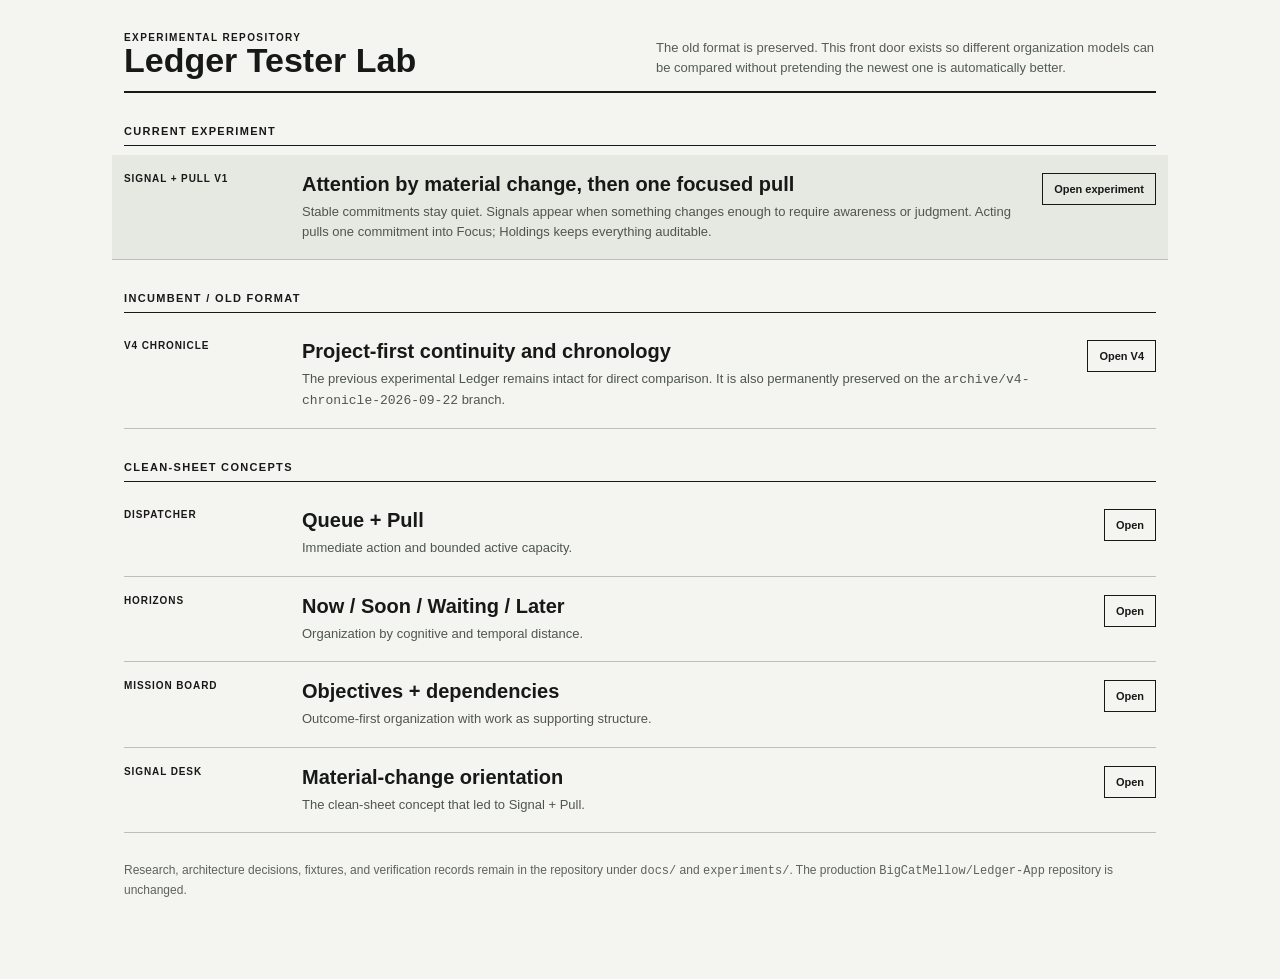
<file: index.html>
<!doctype html>
<html lang="en">
<head>
  <meta charset="utf-8">
  <meta name="viewport" content="width=device-width,initial-scale=1,viewport-fit=cover">
  <meta name="theme-color" content="#f4f5f1">
  <title>Ledger Tester Lab</title>
  <style>
    :root{font-family:Arial,Helvetica,sans-serif;background:#f4f5f1;color:#171917}
    *{box-sizing:border-box}
    body{margin:0}
    main{max-width:1080px;margin:0 auto;padding:32px 24px 70px}
    header{display:flex;justify-content:space-between;gap:24px;align-items:end;border-bottom:2px solid #171917;padding-bottom:14px}
    h1{font-size:34px;line-height:1;margin:0}
    header p{max-width:500px;margin:0;font-size:13px;line-height:1.5;color:#555b55}
    .section{margin-top:32px}
    .section h2{font-size:11px;letter-spacing:.12em;text-transform:uppercase;border-bottom:1px solid #171917;padding-bottom:8px}
    .choice{display:grid;grid-template-columns:160px minmax(0,1fr) auto;gap:18px;padding:18px 0;border-bottom:1px solid #bcc0b8;align-items:start}
    .choice .state{font-size:10px;font-weight:800;letter-spacing:.09em;text-transform:uppercase}
    .choice h3{margin:0 0 6px;font-size:20px}
    .choice p{margin:0;font-size:13px;line-height:1.5;color:#4f554f}
    .choice a{display:inline-block;border:1px solid #171917;padding:9px 11px;color:#171917;text-decoration:none;font-size:11px;font-weight:800}
    .choice.primary{background:#e5e9e2;margin:0 -12px;padding:18px 12px}
    .notes{font-size:12px;line-height:1.55;color:#5d625d;margin-top:28px}
    @media(max-width:700px){
      main{padding:22px 16px 60px}
      header{display:block}
      header p{margin-top:10px}
      h1{font-size:29px}
      .choice{grid-template-columns:1fr}
      .choice a{width:max-content}
      .choice.primary{margin:0 -8px;padding:16px 8px}
    }
  </style>
</head>
<body>
<main>
  <header>
    <div>
      <div style="font-size:10px;font-weight:800;letter-spacing:.14em">EXPERIMENTAL REPOSITORY</div>
      <h1>Ledger Tester Lab</h1>
    </div>
    <p>The old format is preserved. This front door exists so different organization models can be compared without pretending the newest one is automatically better.</p>
  </header>

  <section class="section" aria-labelledby="current">
    <h2 id="current">Current experiment</h2>
    <article class="choice primary">
      <div class="state">Signal + Pull V1</div>
      <div>
        <h3>Attention by material change, then one focused pull</h3>
        <p>Stable commitments stay quiet. Signals appear when something changes enough to require awareness or judgment. Acting pulls one commitment into Focus; Holdings keeps everything auditable.</p>
      </div>
      <a href="experiments/signal-pull-v1/">Open experiment</a>
    </article>
  </section>

  <section class="section" aria-labelledby="incumbent">
    <h2 id="incumbent">Incumbent / old format</h2>
    <article class="choice">
      <div class="state">V4 Chronicle</div>
      <div>
        <h3>Project-first continuity and chronology</h3>
        <p>The previous experimental Ledger remains intact for direct comparison. It is also permanently preserved on the <code>archive/v4-chronicle-2026-09-22</code> branch.</p>
      </div>
      <a href="v4/chronicle.html">Open V4</a>
    </article>
  </section>

  <section class="section" aria-labelledby="concepts">
    <h2 id="concepts">Clean-sheet concepts</h2>
    <article class="choice"><div class="state">Dispatcher</div><div><h3>Queue + Pull</h3><p>Immediate action and bounded active capacity.</p></div><a href="experiments/architecture-search/dispatcher.html">Open</a></article>
    <article class="choice"><div class="state">Horizons</div><div><h3>Now / Soon / Waiting / Later</h3><p>Organization by cognitive and temporal distance.</p></div><a href="experiments/architecture-search/horizons.html">Open</a></article>
    <article class="choice"><div class="state">Mission Board</div><div><h3>Objectives + dependencies</h3><p>Outcome-first organization with work as supporting structure.</p></div><a href="experiments/architecture-search/mission-board.html">Open</a></article>
    <article class="choice"><div class="state">Signal Desk</div><div><h3>Material-change orientation</h3><p>The clean-sheet concept that led to Signal + Pull.</p></div><a href="experiments/architecture-search/signal-desk.html">Open</a></article>
  </section>

  <p class="notes">Research, architecture decisions, fixtures, and verification records remain in the repository under <code>docs/</code> and <code>experiments/</code>. The production <code>BigCatMellow/Ledger-App</code> repository is unchanged.</p>
</main>
</body>
</html>
</file>
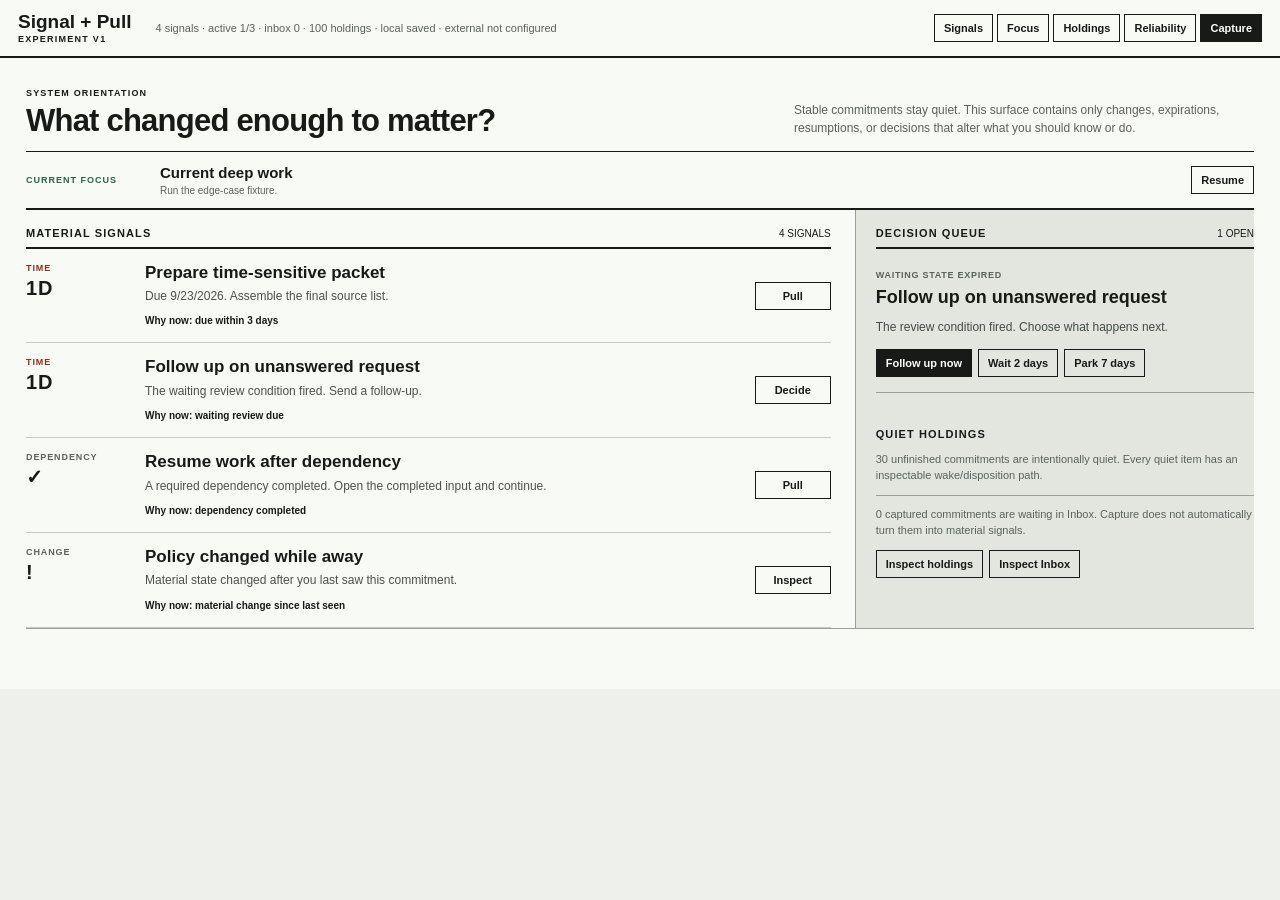
<file: experiments/signal-pull-v1/index.html>
<!doctype html>
<html lang="en">
<head>
  <meta charset="utf-8">
  <meta name="viewport" content="width=device-width,initial-scale=1">
  <meta name="color-scheme" content="light">
  <title>Signal + Pull — V1</title>
  <link rel="stylesheet" href="style.css">
</head>
<body>
  <div class="app-shell">
    <header class="topbar">
      <button class="brand" type="button" data-view="signals" aria-label="Signal desk home">
        <strong>Signal + Pull</strong><span>EXPERIMENT V1</span>
      </button>
      <div id="systemSummary" class="system-summary" aria-live="polite"></div>
      <nav class="nav" aria-label="Primary">
        <button type="button" data-view="signals">Signals</button>
        <button type="button" data-view="focus">Focus</button>
        <button type="button" data-view="holdings">Holdings</button>
        <button type="button" data-view="reliability">Reliability</button>
        <button class="capture-button" type="button" data-view="capture">Capture</button>
      </nav>
    </header>

    <main>
      <section id="signalsView" class="view" aria-labelledby="signalsTitle">
        <div class="view-head">
          <div><span class="kicker">SYSTEM ORIENTATION</span><h1 id="signalsTitle" tabindex="-1">What changed enough to matter?</h1></div>
          <p>Stable commitments stay quiet. This surface contains only changes, expirations, resumptions, or decisions that alter what you should know or do.</p>
        </div>
        <section id="currentFocusStrip" class="focus-strip" hidden aria-label="Current focus"></section>
        <div class="desk-layout">
          <section aria-labelledby="materialSignalsHeading">
            <div class="section-head"><h2 id="materialSignalsHeading">Material signals</h2><span id="signalCount"></span></div>
            <div id="signalsList" class="signal-list"></div>
          </section>
          <aside class="decision-rail" aria-labelledby="decisionHeading">
            <div class="section-head"><h2 id="decisionHeading">Decision queue</h2><span id="decisionCount"></span></div>
            <div id="decisionList"></div>
            <section class="quiet-summary">
              <h3>Quiet holdings</h3>
              <p id="quietSummary"></p>
              <p id="inboxSummary"></p>
              <div class="quiet-actions">
                <button type="button" data-view="holdings">Inspect holdings</button>
                <button type="button" data-inbox-view>Inspect Inbox</button>
              </div>
            </section>
          </aside>
        </div>
      </section>

      <section id="focusView" class="view" hidden aria-labelledby="focusTitle">
        <div id="focusContent"></div>
      </section>

      <section id="holdingsView" class="view" hidden aria-labelledby="holdingsTitle">
        <div class="view-head compact">
          <div><span class="kicker">AUDITABLE QUIET STATE</span><h1 id="holdingsTitle" tabindex="-1">Holdings</h1></div>
          <p>Everything remains inspectable. Quiet work must explain why it is quiet and how it will return.</p>
        </div>
        <label class="search-label" for="holdingsSearch">Search holdings</label>
        <input id="holdingsSearch" class="search" type="search" placeholder="Search title, scope, state, wake rule">
        <div id="holdingsWarning" class="system-warning" hidden></div>
        <div id="holdingsList" class="holdings-list"></div>
      </section>

      <section id="reliabilityView" class="view" hidden aria-labelledby="reliabilityTitle">
        <div class="view-head compact">
          <div><span class="kicker">TRUST / RECOVERY</span><h1 id="reliabilityTitle" tabindex="-1">Reliability</h1></div>
          <p>Local save, external backup, quiet-work integrity, export/import, and corruption recovery are separate states. This experiment does not imply cloud recovery when none exists.</p>
        </div>
        <div id="reliabilityContent" class="reliability-content"></div>
        <div id="ledgerImportPreview" class="import-preview" hidden></div>
        <input id="snapshotImport" type="file" accept="application/json,.json" hidden>
        <input id="ledgerImport" type="file" accept="application/json,.json" hidden>
      </section>

      <section id="recoveryView" class="view" hidden aria-labelledby="recoveryTitle">
        <div class="recovery-shell">
          <span class="kicker">LOCAL DATA NEEDS RECOVERY</span>
          <h1 id="recoveryTitle" tabindex="-1">Signal + Pull will not overwrite unreadable local state.</h1>
          <p>The raw browser record is still present. Download it before resetting, or import a known-good Signal + Pull snapshot.</p>
          <div id="recoveryError" class="system-warning"></div>
          <div class="focus-actions">
            <button class="primary" type="button" data-recovery-download>Download raw backup</button>
            <button type="button" data-import-snapshot>Import known-good snapshot</button>
            <button type="button" data-reset-fixture>Reset synthetic fixture</button>
          </div>
        </div>
      </section>

      <section id="captureView" class="view" hidden aria-labelledby="captureTitle">
        <div class="view-head compact">
          <div><span class="kicker">LOW-FRICTION INTAKE</span><h1 id="captureTitle" tabindex="-1">Capture without committing</h1></div>
          <p>New obligations enter Inbox. They do not become active merely because they were captured.</p>
        </div>
        <form id="captureForm" class="capture-form">
          <label>What entered your world?<textarea id="captureTitleInput" rows="3" required></textarea></label>
          <label>Next action, if obvious<input id="captureNextInput" type="text"></label>
          <label>Scope / context, optional<input id="captureScopeInput" type="text"></label>
          <div class="form-actions"><button class="primary" type="submit">Capture to Inbox</button><button type="button" data-view="signals">Cancel</button></div>
        </form>
      </section>
    </main>

    <div id="toast" class="toast" role="status" aria-live="polite" hidden></div>
  </div>
  <script src="state-io.js"></script>
  <script src="signal-policy.js"></script>
  <script src="../ledger-import-v1/ledger-import.js"></script>
  <script src="app.js"></script>
</body>
</html>
</file>
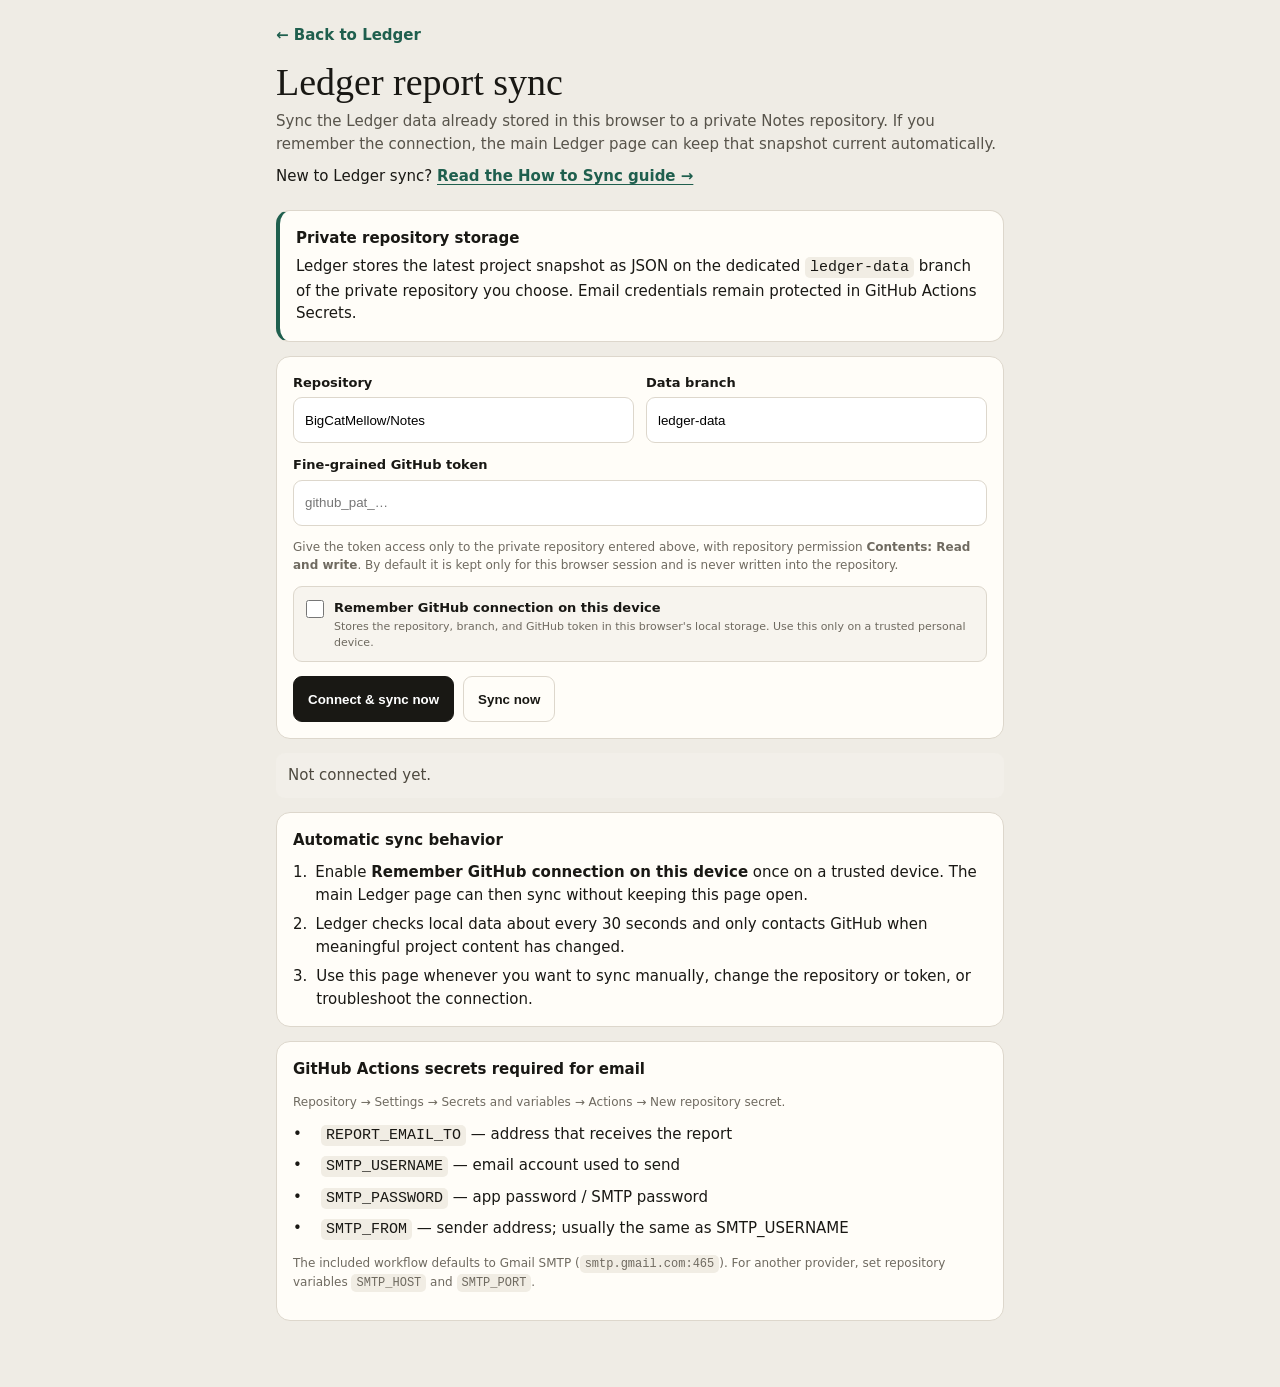
<file: sync.html>
<!DOCTYPE html>
<html lang="en">
<head>
<meta charset="utf-8">
<meta name="viewport" content="width=device-width, initial-scale=1, viewport-fit=cover">
<meta name="theme-color" content="#191814">
<title>Ledger GitHub Sync</title>
<style>
:root{--ink:#191814;--paper:#efece5;--card:#fffdf8;--line:#ddd7cc;--muted:#6f6a60;--green:#1f5f4e;--red:#a33b23}
*{box-sizing:border-box}body{margin:0;background:var(--paper);color:var(--ink);font:15px/1.5 system-ui,-apple-system,Segoe UI,sans-serif}
main{max-width:760px;margin:0 auto;padding:24px 16px 64px}.back{display:inline-block;margin-bottom:16px;color:#1f5f4e;text-decoration:none;font-weight:650}h1{font:400 38px/1.05 Georgia,serif;margin:0 0 8px}.lead{color:#57534a;margin:0 0 10px}.setup-help{margin:0 0 22px}.setup-help a{color:var(--green);font-weight:700;text-underline-offset:3px}.card{background:var(--card);border:1px solid var(--line);border-radius:14px;padding:16px;margin:14px 0}.grid{display:grid;grid-template-columns:1fr;gap:12px}label{display:block;font-weight:600;font-size:13px;margin-bottom:5px}input{width:100%;min-height:46px;border:1px solid var(--line);border-radius:9px;padding:10px 11px;background:#fff;font:16px/1.3 inherit}button{min-height:46px;border-radius:9px;padding:10px 14px;border:1px solid var(--ink);background:var(--ink);color:#fff;font-weight:650;cursor:pointer}.secondary{background:var(--card);color:var(--ink);border-color:var(--line)}button:disabled{opacity:.55;cursor:wait}.row{display:flex;gap:9px;flex-wrap:wrap}.status{padding:11px 12px;border-radius:9px;background:#f2efe9;color:#4e493f}.ok{background:#e8f0ed;color:#174b3f}.bad{background:#f7e9e5;color:#7f2e1e}.small{font-size:12px;color:var(--muted)}code{background:#f1ede4;padding:2px 5px;border-radius:5px}.info{border-left:4px solid var(--green)}.checks{display:grid;gap:7px}.checks div{display:flex;gap:8px}.checks span:first-child{width:20px}.remember-row{display:flex;align-items:flex-start;gap:10px;margin:12px 0 0;padding:11px 12px;border:1px solid var(--line);border-radius:9px;background:#f7f4ee;cursor:pointer}.remember-row input{width:18px;min-width:18px;height:18px;min-height:18px;margin:2px 0 0;padding:0;border-radius:4px;accent-color:var(--green)}.remember-row strong{display:block;font-size:13px}.remember-row small{display:block;margin-top:2px;color:var(--muted);font-size:11px;line-height:1.4;font-weight:400}@media(min-width:680px){.grid.two{grid-template-columns:1fr 1fr}}
</style>
</head>
<body>
<main>
<a class="back" href="./index.html">← Back to Ledger</a>
<h1>Ledger report sync</h1>
<p class="lead">Sync the Ledger data already stored in this browser to a private Notes repository. If you remember the connection, the main Ledger page can keep that snapshot current automatically.</p>
<p class="setup-help">New to Ledger sync? <a href="https://github.com/BigCatMellow/Ledger-App/blob/main/docs/wiki/Set-Up-Your-Notes-Repository.md" target="_blank" rel="noopener noreferrer">Read the How to Sync guide →</a></p>

<div class="card info">
  <strong>Private repository storage</strong>
  <p style="margin:6px 0 0">Ledger stores the latest project snapshot as JSON on the dedicated <code>ledger-data</code> branch of the private repository you choose. Email credentials remain protected in GitHub Actions Secrets.</p>
</div>

<div class="card">
  <div class="grid two">
    <div><label for="repo">Repository</label><input id="repo" value="BigCatMellow/Notes" autocomplete="off"></div>
    <div><label for="branch">Data branch</label><input id="branch" value="ledger-data" autocomplete="off"></div>
  </div>
  <div style="margin-top:12px"><label for="token">Fine-grained GitHub token</label><input id="token" type="password" placeholder="github_pat_…" autocomplete="off"></div>
  <p class="small">Give the token access only to the private repository entered above, with repository permission <strong>Contents: Read and write</strong>. By default it is kept only for this browser session and is never written into the repository.</p>
  <label class="remember-row" for="rememberConnection">
    <input id="rememberConnection" type="checkbox">
    <span><strong>Remember GitHub connection on this device</strong><small>Stores the repository, branch, and GitHub token in this browser's local storage. Use this only on a trusted personal device.</small></span>
  </label>
  <div class="row" style="margin-top:14px">
    <button id="connect">Connect &amp; sync now</button>
    <button id="sync" class="secondary">Sync now</button>
  </div>
</div>

<div id="status" class="status" role="status" aria-live="polite" aria-atomic="true">Not connected yet.</div>

<div class="card">
  <strong>Automatic sync behavior</strong>
  <div class="checks" style="margin-top:10px">
    <div><span>1.</span><span>Enable <strong>Remember GitHub connection on this device</strong> once on a trusted device. The main Ledger page can then sync without keeping this page open.</span></div>
    <div><span>2.</span><span>Ledger checks local data about every 30 seconds and only contacts GitHub when meaningful project content has changed.</span></div>
    <div><span>3.</span><span>Use this page whenever you want to sync manually, change the repository or token, or troubleshoot the connection.</span></div>
  </div>
</div>

<div class="card">
  <strong>GitHub Actions secrets required for email</strong>
  <p class="small">Repository → Settings → Secrets and variables → Actions → New repository secret.</p>
  <div class="checks">
    <div><span>•</span><span><code>REPORT_EMAIL_TO</code> — address that receives the report</span></div>
    <div><span>•</span><span><code>SMTP_USERNAME</code> — email account used to send</span></div>
    <div><span>•</span><span><code>SMTP_PASSWORD</code> — app password / SMTP password</span></div>
    <div><span>•</span><span><code>SMTP_FROM</code> — sender address; usually the same as SMTP_USERNAME</span></div>
  </div>
  <p class="small">The included workflow defaults to Gmail SMTP (<code>smtp.gmail.com:465</code>). For another provider, set repository variables <code>SMTP_HOST</code> and <code>SMTP_PORT</code>.</p>
</div>
</main>
<script>
const STORAGE_KEY='ledger-notes-roadmaps-v2';
const SYNC_STATUS_KEY='ledger-github-sync-status-v1';
const SESSION_CONNECTION_KEY='ledger-github-sync-v2';
const REMEMBERED_CONNECTION_KEY='ledger-github-sync-remember-v1';
const DATA_PATH='data/ledger.json';
const enc=new TextEncoder();
let lastPlainHash='';
let syncTimer=null;
let syncInFlight=null;
let restoredRememberedConnection=false;

function setStatus(message,kind=''){
  const el=document.getElementById('status');
  el.textContent=message;
  el.className='status '+(kind==='ok'?'ok':kind==='bad'?'bad':'');
}
function setBusy(busy){
  document.getElementById('connect').disabled=busy;
  document.getElementById('sync').disabled=busy;
  document.getElementById('status').setAttribute('aria-busy',busy?'true':'false');
}
function b64(bytes){let s='';const a=bytes instanceof Uint8Array?bytes:new Uint8Array(bytes);for(let i=0;i<a.length;i+=0x8000)s+=String.fromCharCode(...a.subarray(i,i+0x8000));return btoa(s)}
async function sha256Text(text){const d=await crypto.subtle.digest('SHA-256',enc.encode(text));return b64(d)}
function config(){return {repo:document.getElementById('repo').value.trim(),branch:document.getElementById('branch').value.trim()||'ledger-data',token:document.getElementById('token').value.trim()}}
function applyConnection(c){
  if(!c)return;
  document.getElementById('repo').value=c.repo||'BigCatMellow/Notes';
  document.getElementById('branch').value=c.branch||'ledger-data';
  document.getElementById('token').value=c.token||'';
}
function readJson(storage,key){try{return JSON.parse(storage.getItem(key)||'null')}catch(e){return null}}
function loadConnection(){
  const remembered=readJson(localStorage,REMEMBERED_CONNECTION_KEY);
  if(remembered?.token){
    applyConnection(remembered);
    document.getElementById('rememberConnection').checked=true;
    sessionStorage.setItem(SESSION_CONNECTION_KEY,JSON.stringify(remembered));
    restoredRememberedConnection=true;
    return;
  }
  const session=readJson(sessionStorage,SESSION_CONNECTION_KEY);
  if(session)applyConnection(session);
}
function saveConnection(c){
  sessionStorage.setItem(SESSION_CONNECTION_KEY,JSON.stringify(c));
  if(document.getElementById('rememberConnection').checked){
    localStorage.setItem(REMEMBERED_CONNECTION_KEY,JSON.stringify(c));
  }else{
    localStorage.removeItem(REMEMBERED_CONNECTION_KEY);
  }
}
function forgetRememberedConnection(){localStorage.removeItem(REMEMBERED_CONNECTION_KEY)}
function readSyncStatus(){return readJson(localStorage,SYNC_STATUS_KEY)}
function saveSyncStatus(c,hash){
  const syncedAt=new Date().toISOString();
  localStorage.setItem(SYNC_STATUS_KEY,JSON.stringify({hash,syncedAt,repo:c.repo,branch:c.branch}));
  return syncedAt;
}
async function showSavedSyncState(){
  const saved=readSyncStatus();
  const plain=localStorage.getItem(STORAGE_KEY);
  if(!saved?.hash||!plain)return;
  try{
    const hash=await sha256Text(plain);
    if(hash===saved.hash){
      lastPlainHash=hash;
      const when=saved.syncedAt?new Date(saved.syncedAt).toLocaleString():'previously';
      setStatus('Last successful sync: '+when+'.','ok');
    }else{
      setStatus('Ledger has changes that have not reached GitHub yet.');
    }
  }catch(e){}
}
async function github(path,options={}){
  const c=config();
  const headers=Object.assign({'Accept':'application/vnd.github+json','X-GitHub-Api-Version':'2022-11-28','Authorization':'Bearer '+c.token},options.headers||{});
  const request=Object.assign({cache:'no-store'},options,{headers});
  const r=await fetch('https://api.github.com/repos/'+c.repo+'/'+path,request);
  if(!r.ok){
    let detail='';
    try{detail=(await r.json()).message||''}catch(e){}
    const err=new Error('GitHub '+r.status+(detail?': '+detail:''));
    err.status=r.status;
    throw err;
  }
  return r.status===204?null:r.json();
}
async function currentRemoteSha(c){
  try{
    const sep='?';
    const old=await github('contents/'+DATA_PATH+sep+'ref='+encodeURIComponent(c.branch)+'&_ledger='+Date.now());
    return old.sha||null;
  }catch(err){
    if(err.status===404)return null;
    throw err;
  }
}
async function putSnapshot(c,snapshot,sha){
  const body={message:'Sync Ledger project data',content:btoa(unescape(encodeURIComponent(snapshot))),branch:c.branch};
  if(sha)body.sha=sha;
  return github('contents/'+DATA_PATH,{method:'PUT',headers:{'Content-Type':'application/json'},body:JSON.stringify(body)});
}
async function performSync(force=false){
  const c=config();
  if(!c.repo||!c.token){setStatus('Enter the repository and GitHub token first.','bad');return}
  saveConnection(c);
  const plain=localStorage.getItem(STORAGE_KEY);
  if(!plain){setStatus('No Ledger data was found in this browser. Open Ledger and create or edit a project first.','bad');return}
  let state;
  try{state=JSON.parse(plain)}catch(e){setStatus('Ledger browser data could not be read. Return to Ledger to download the raw recovery copy before resetting anything.','bad');return}
  const hash=await sha256Text(plain);
  if(!force&&hash===lastPlainHash){
    saveSyncStatus(c,hash);
    setStatus('Already synced. No Ledger changes detected.','ok');
    return;
  }
  const snapshot=JSON.stringify(Object.assign({},state,{syncedAt:new Date().toISOString()}),null,2)+'\n';
  setBusy(true);
  setStatus('Syncing project data to the private repository…');
  try{
    let sha=await currentRemoteSha(c);
    try{
      await putSnapshot(c,snapshot,sha);
    }catch(err){
      if(err.status!==409)throw err;
      setStatus('GitHub changed the snapshot during sync. Refreshing and retrying…');
      sha=await currentRemoteSha(c);
      await putSnapshot(c,snapshot,sha);
    }
    lastPlainHash=hash;
    saveConnection(c);
    const syncedAt=saveSyncStatus(c,hash);
    setStatus('Synced successfully at '+new Date(syncedAt).toLocaleTimeString()+'. GitHub now has the latest project snapshot.','ok');
  }finally{
    setBusy(false);
  }
}
function syncNow(force=false){
  if(syncInFlight)return syncInFlight;
  syncInFlight=performSync(force).finally(()=>{syncInFlight=null});
  return syncInFlight;
}
function queueSync(){clearTimeout(syncTimer);syncTimer=setTimeout(()=>syncNow(false).catch(e=>setStatus(e.message,'bad')),2500)}
document.getElementById('connect').addEventListener('click',()=>syncNow(false).catch(e=>setStatus(e.message,'bad')));
document.getElementById('sync').addEventListener('click',()=>syncNow(false).catch(e=>setStatus(e.message,'bad')));
document.getElementById('rememberConnection').addEventListener('change',event=>{
  if(event.target.checked){
    const c=config();
    if(c.repo&&c.token)localStorage.setItem(REMEMBERED_CONNECTION_KEY,JSON.stringify(c));
  }else{
    forgetRememberedConnection();
  }
});
['repo','branch','token'].forEach(id=>document.getElementById(id).addEventListener('change',()=>{
  const c=config();
  sessionStorage.setItem(SESSION_CONNECTION_KEY,JSON.stringify(c));
  if(document.getElementById('rememberConnection').checked&&c.repo&&c.token)localStorage.setItem(REMEMBERED_CONNECTION_KEY,JSON.stringify(c));
}));
window.addEventListener('storage',e=>{if(e.key===STORAGE_KEY&&e.newValue)queueSync()});
setInterval(()=>{if(document.getElementById('token').value)queueSync()},60000);
loadConnection();
showSavedSyncState().finally(()=>{
  if(restoredRememberedConnection&&document.getElementById('token').value)queueSync();
});
</script>
</body>
</html>
</file>
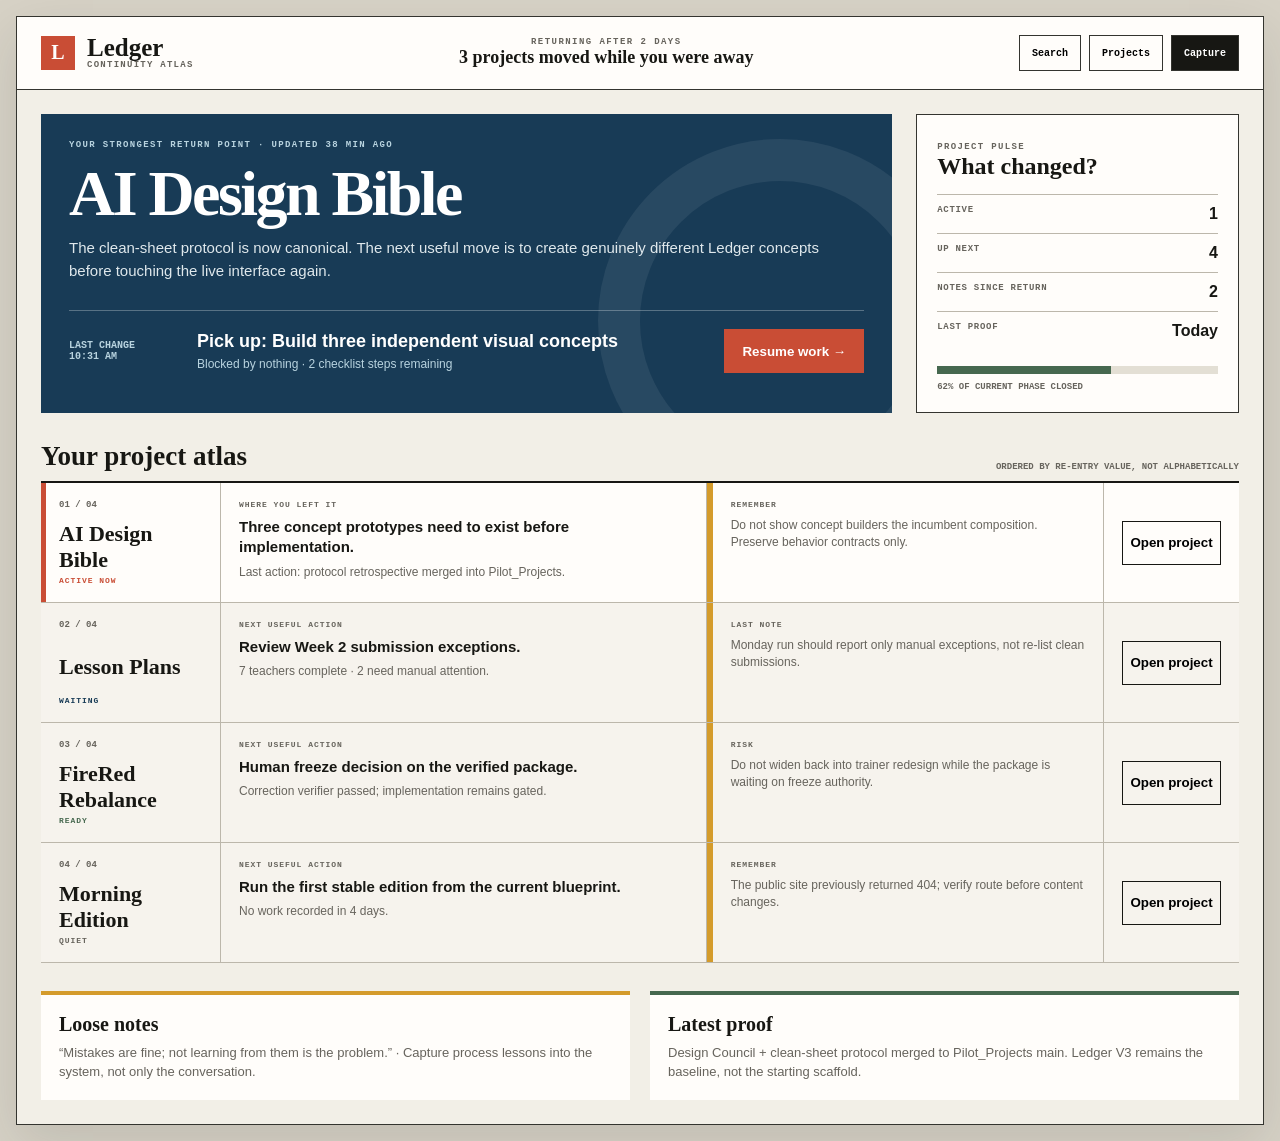
<file: concepts/v4/a-continuity-atlas.html>
<!doctype html>
<html lang="en">
<head>
<meta charset="utf-8"><meta name="viewport" content="width=device-width,initial-scale=1">
<title>Ledger V4 Concept A — Continuity Atlas</title>
<style>
:root{--paper:#f2efe7;--ink:#171713;--muted:#67645d;--line:#bcb7ab;--blue:#183b56;--blue2:#d9e5ea;--red:#c94d35;--gold:#d49b2b;--green:#46684f;--white:#fffdfa;--shadow:0 18px 50px rgba(24,29,31,.12)}
*{box-sizing:border-box}body{margin:0;background:#d7d2c6;color:var(--ink);font-family:Arial,Helvetica,sans-serif}.shell{width:min(1480px,calc(100% - 32px));margin:16px auto;background:var(--paper);min-height:calc(100vh - 32px);border:1px solid #34342f;box-shadow:var(--shadow)}
.top{display:grid;grid-template-columns:auto 1fr auto;align-items:center;gap:24px;padding:18px 24px;border-bottom:1px solid #34342f;background:var(--white)}.brand{display:flex;align-items:center;gap:12px}.mark{width:34px;height:34px;display:grid;place-items:center;background:var(--red);color:white;font:700 20px Georgia}.brand strong{font:600 25px/1 Georgia}.brand small{display:block;color:var(--muted);font:700 9px/1.2 ui-monospace,monospace;letter-spacing:.14em}.resume-title{text-align:center}.resume-title span{display:block;color:var(--muted);font:700 9px/1 ui-monospace,monospace;letter-spacing:.16em}.resume-title strong{font:600 18px Georgia}.top-actions{display:flex;gap:8px}.top-actions button{height:36px;border:1px solid #34342f;background:transparent;padding:0 12px;font:700 10px ui-monospace,monospace}.top-actions .hot{background:var(--ink);color:white}
main{padding:24px}.overview{display:grid;grid-template-columns:1.45fr .55fr;gap:24px;margin-bottom:28px}.hero{position:relative;padding:26px 28px 30px;background:var(--blue);color:white;min-height:240px;overflow:hidden}.hero:after{content:"";position:absolute;right:-70px;bottom:-90px;width:280px;height:280px;border:42px solid rgba(255,255,255,.07);border-radius:50%}.eyebrow{font:700 9px ui-monospace,monospace;letter-spacing:.15em;color:#b8d3df}.hero h1{max-width:780px;margin:15px 0 12px;font:600 clamp(40px,5vw,76px)/.92 Georgia;letter-spacing:-.04em}.hero p{max-width:760px;margin:0;color:#dfe8ec;font-size:15px;line-height:1.55}.resume-box{margin-top:28px;display:grid;grid-template-columns:110px 1fr auto;gap:18px;align-items:center;border-top:1px solid rgba(255,255,255,.28);padding-top:18px}.resume-box .when{font:700 10px ui-monospace,monospace;color:#b8d3df}.resume-box strong{font-size:18px}.resume-box button{height:44px;border:0;background:var(--red);color:white;padding:0 18px;font-weight:700}.pulse{border:1px solid #34342f;background:var(--white);padding:20px;display:flex;flex-direction:column;justify-content:space-between}.pulse h2{margin:0 0 14px;font:600 24px Georgia}.pulse dl{margin:0}.pulse-row{display:grid;grid-template-columns:1fr auto;gap:12px;padding:10px 0;border-top:1px solid var(--line)}.pulse dt{color:var(--muted);font:700 9px ui-monospace,monospace;letter-spacing:.08em}.pulse dd{margin:0;font-weight:700}.meter{height:8px;background:#e3dfd4;margin-top:16px}.meter span{display:block;width:62%;height:100%;background:var(--green)}
.section-head{display:flex;align-items:flex-end;justify-content:space-between;border-bottom:2px solid var(--ink);padding-bottom:9px;margin-bottom:0}.section-head h2{margin:0;font:600 27px Georgia}.section-head small{color:var(--muted);font:700 9px ui-monospace,monospace}.project-band{display:grid;grid-template-columns:180px minmax(0,1.1fr) minmax(0,.9fr) 135px;min-height:120px;border-bottom:1px solid var(--line);background:rgba(255,255,255,.25)}.project-band>*{padding:17px 18px;border-right:1px solid var(--line)}.project-band>*:last-child{border-right:0}.project-band.active{background:var(--white);box-shadow:inset 5px 0 var(--red)}.project-id{display:flex;flex-direction:column;justify-content:space-between}.project-id .num{color:var(--muted);font:700 9px ui-monospace,monospace}.project-id h3{margin:8px 0 0;font:600 22px Georgia}.project-id .state{color:var(--red);font:700 8px ui-monospace,monospace;letter-spacing:.12em}.work-now label,.memory label{display:block;color:var(--muted);font:700 8px ui-monospace,monospace;letter-spacing:.12em;margin-bottom:8px}.work-now strong{display:block;font-size:15px;line-height:1.35}.work-now p,.memory p{margin:6px 0 0;color:var(--muted);font-size:12px;line-height:1.4}.memory{border-left:6px solid var(--gold)}.project-band .open{display:flex;align-items:center;justify-content:center}.open button{width:100%;height:44px;border:1px solid var(--ink);background:transparent;font-weight:700}.open button:hover{background:var(--ink);color:white}
.foot{display:grid;grid-template-columns:1fr 1fr;gap:20px;margin-top:28px}.note-strip,.history-strip{padding:18px;border-top:4px solid var(--gold);background:var(--white)}.history-strip{border-top-color:var(--green)}.foot h3{margin:0 0 8px;font:600 20px Georgia}.foot p{margin:0;color:var(--muted);font-size:13px;line-height:1.45}
@media(max-width:760px){body{background:var(--paper)}.shell{width:100%;margin:0;border:0;box-shadow:none}.top{position:sticky;top:0;z-index:4;grid-template-columns:1fr auto;padding:12px 14px}.brand small,.resume-title,.top-actions button:not(.hot){display:none}.top-actions .hot{height:42px}.brand strong{font-size:22px}main{padding:14px}.overview{grid-template-columns:1fr;gap:12px}.hero{min-height:0;padding:20px}.hero h1{font-size:42px}.hero p{font-size:14px}.resume-box{grid-template-columns:1fr;gap:10px;margin-top:20px}.resume-box button{width:100%}.pulse{padding:16px}.project-band{grid-template-columns:1fr;min-height:0;border:1px solid var(--line);margin-bottom:12px}.project-band>*{border-right:0;border-bottom:1px solid var(--line);padding:13px 14px}.project-band>*:last-child{border-bottom:0}.project-id{display:grid;grid-template-columns:auto 1fr auto;gap:8px;align-items:center}.project-id h3{margin:0;font-size:20px}.project-id .num{order:-1}.memory{border-left:0;border-top:4px solid var(--gold)}.open button{height:50px}.foot{grid-template-columns:1fr;gap:12px}.section-head{margin-top:6px}}
</style>
</head>
<body><div class="shell">
<header class="top"><div class="brand"><div class="mark">L</div><div><strong>Ledger</strong><small>CONTINUITY ATLAS</small></div></div><div class="resume-title"><span>RETURNING AFTER 2 DAYS</span><strong>3 projects moved while you were away</strong></div><div class="top-actions"><button>Search</button><button>Projects</button><button class="hot">Capture</button></div></header>
<main>
<section class="overview"><article class="hero"><div class="eyebrow">YOUR STRONGEST RETURN POINT · UPDATED 38 MIN AGO</div><h1>AI Design Bible</h1><p>The clean-sheet protocol is now canonical. The next useful move is to create genuinely different Ledger concepts before touching the live interface again.</p><div class="resume-box"><div class="when">LAST CHANGE<br>10:31 AM</div><div><strong>Pick up: Build three independent visual concepts</strong><div style="color:#b8d3df;font-size:12px;margin-top:5px">Blocked by nothing · 2 checklist steps remaining</div></div><button>Resume work →</button></div></article>
<aside class="pulse"><div><span class="eyebrow" style="color:var(--muted)">PROJECT PULSE</span><h2>What changed?</h2><dl><div class="pulse-row"><dt>ACTIVE</dt><dd>1</dd></div><div class="pulse-row"><dt>UP NEXT</dt><dd>4</dd></div><div class="pulse-row"><dt>NOTES SINCE RETURN</dt><dd>2</dd></div><div class="pulse-row"><dt>LAST PROOF</dt><dd>Today</dd></div></dl></div><div><div class="meter"><span></span></div><div style="font:700 9px ui-monospace,monospace;color:var(--muted);margin-top:8px">62% OF CURRENT PHASE CLOSED</div></div></aside></section>
<div class="section-head"><h2>Your project atlas</h2><small>ORDERED BY RE-ENTRY VALUE, NOT ALPHABETICALLY</small></div>
<section class="project-band active"><div class="project-id"><span class="num">01 / 04</span><h3>AI Design Bible</h3><span class="state">ACTIVE NOW</span></div><div class="work-now"><label>WHERE YOU LEFT IT</label><strong>Three concept prototypes need to exist before implementation.</strong><p>Last action: protocol retrospective merged into Pilot_Projects.</p></div><div class="memory"><label>REMEMBER</label><p>Do not show concept builders the incumbent composition. Preserve behavior contracts only.</p></div><div class="open"><button>Open project</button></div></section>
<section class="project-band"><div class="project-id"><span class="num">02 / 04</span><h3>Lesson Plans</h3><span class="state" style="color:var(--blue)">WAITING</span></div><div class="work-now"><label>NEXT USEFUL ACTION</label><strong>Review Week 2 submission exceptions.</strong><p>7 teachers complete · 2 need manual attention.</p></div><div class="memory"><label>LAST NOTE</label><p>Monday run should report only manual exceptions, not re-list clean submissions.</p></div><div class="open"><button>Open project</button></div></section>
<section class="project-band"><div class="project-id"><span class="num">03 / 04</span><h3>FireRed Rebalance</h3><span class="state" style="color:var(--green)">READY</span></div><div class="work-now"><label>NEXT USEFUL ACTION</label><strong>Human freeze decision on the verified package.</strong><p>Correction verifier passed; implementation remains gated.</p></div><div class="memory"><label>RISK</label><p>Do not widen back into trainer redesign while the package is waiting on freeze authority.</p></div><div class="open"><button>Open project</button></div></section>
<section class="project-band"><div class="project-id"><span class="num">04 / 04</span><h3>Morning Edition</h3><span class="state" style="color:var(--muted)">QUIET</span></div><div class="work-now"><label>NEXT USEFUL ACTION</label><strong>Run the first stable edition from the current blueprint.</strong><p>No work recorded in 4 days.</p></div><div class="memory"><label>REMEMBER</label><p>The public site previously returned 404; verify route before content changes.</p></div><div class="open"><button>Open project</button></div></section>
<section class="foot"><div class="note-strip"><h3>Loose notes</h3><p>“Mistakes are fine; not learning from them is the problem.” · Capture process lessons into the system, not only the conversation.</p></div><div class="history-strip"><h3>Latest proof</h3><p>Design Council + clean-sheet protocol merged to Pilot_Projects main. Ledger V3 remains the baseline, not the starting scaffold.</p></div></section>
</main></div></body></html>
</file>
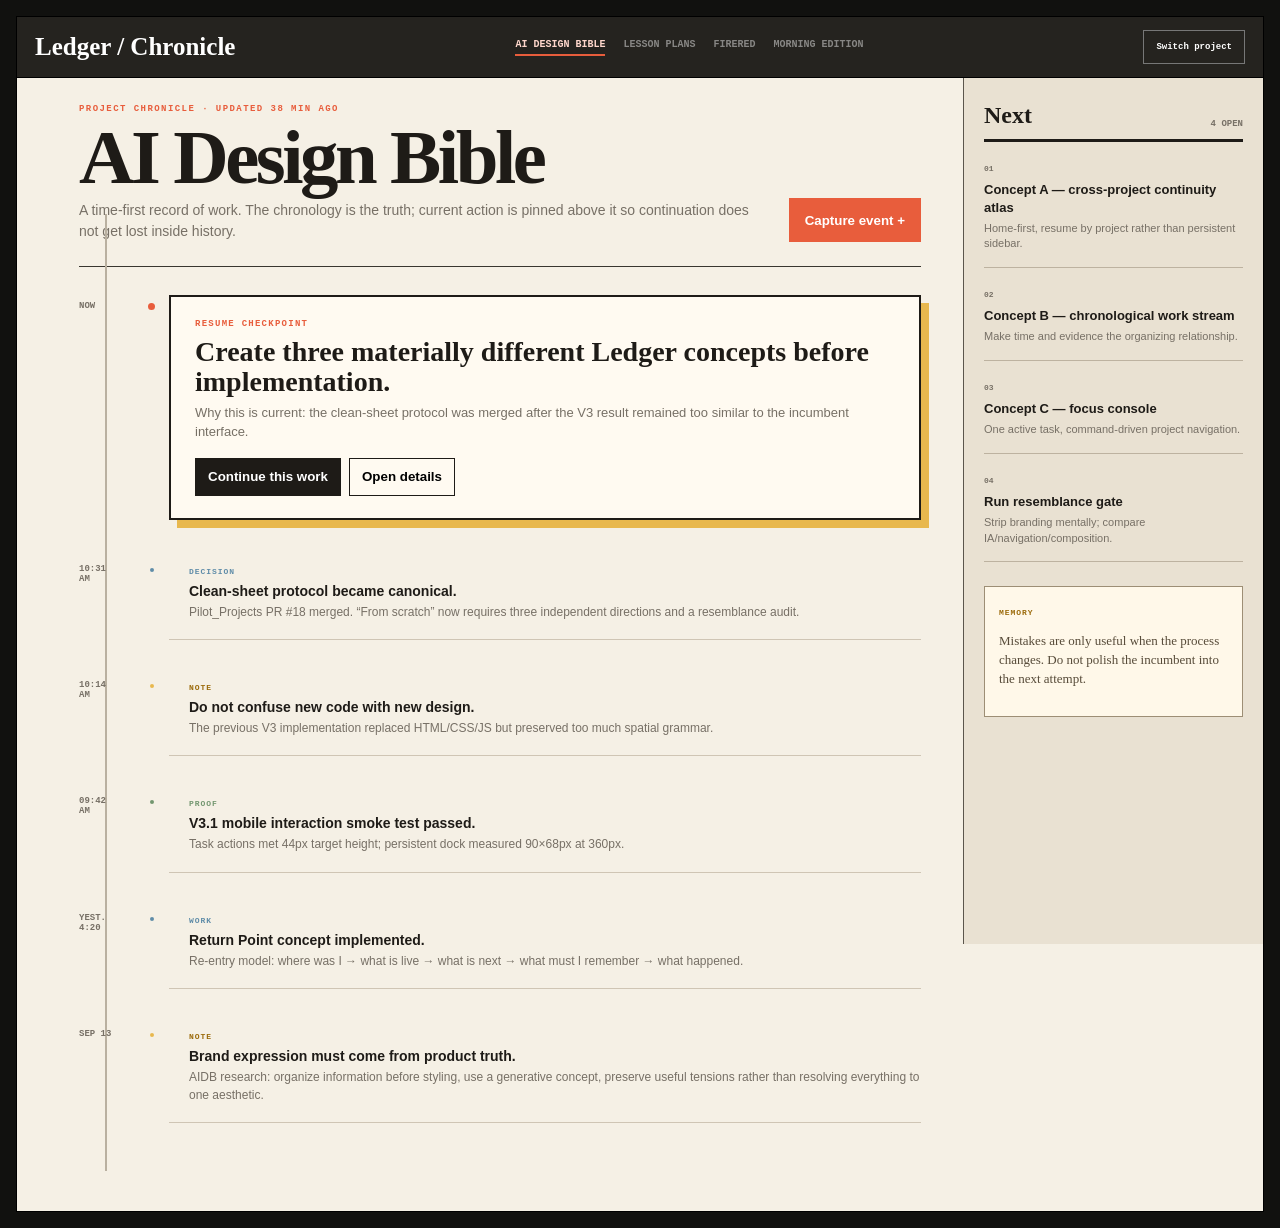
<file: concepts/v4/b-chronicle.html>
<!doctype html>
<html lang="en">
<head>
<meta charset="utf-8"><meta name="viewport" content="width=device-width,initial-scale=1">
<title>Ledger V4 Concept B — Chronicle</title>
<style>
:root{--bg:#11110f;--paper:#f5f0e5;--ink:#1e1b17;--muted:#777066;--line:#cfc5b4;--red:#e85d3c;--amber:#e8b84e;--blue:#5f8ca8;--green:#72966f;--dark:#25231f}
*{box-sizing:border-box}body{margin:0;background:var(--bg);color:var(--ink);font-family:Arial,Helvetica,sans-serif}.frame{width:min(1400px,calc(100% - 32px));margin:16px auto;background:var(--paper);min-height:calc(100vh - 32px);display:grid;grid-template-rows:auto 1fr;border:1px solid #000}
.top{display:grid;grid-template-columns:auto 1fr auto;align-items:center;padding:13px 18px;background:var(--dark);color:white;border-bottom:1px solid #000}.logo{font:600 25px Georgia}.project-switch{justify-self:center;display:flex;gap:18px;font:700 10px ui-monospace,monospace}.project-switch span{opacity:.45}.project-switch .on{opacity:1;color:#ffd7cc;border-bottom:2px solid var(--red);padding-bottom:4px}.top button{height:34px;border:1px solid #777;background:transparent;color:white;padding:0 12px;font:700 9px ui-monospace,monospace}
.body{display:grid;grid-template-columns:minmax(0,1fr) 300px;min-height:0}.chronicle{padding:26px 42px 70px 62px;position:relative}.chronicle:before{content:"";position:absolute;left:88px;top:136px;bottom:40px;width:2px;background:#b9b0a0}.intro{display:grid;grid-template-columns:1fr auto;gap:20px;padding-bottom:24px;border-bottom:1px solid #39362f}.intro .k{color:var(--red);font:700 9px ui-monospace,monospace;letter-spacing:.16em}.intro h1{margin:9px 0 8px;font:600 clamp(48px,6vw,84px)/.9 Georgia;letter-spacing:-.045em}.intro p{max-width:720px;margin:0;color:var(--muted);font-size:14px;line-height:1.5}.intro button{align-self:end;height:44px;background:var(--red);color:white;border:0;padding:0 16px;font-weight:700}
.checkpoint{display:grid;grid-template-columns:72px 1fr;gap:18px;padding:28px 0 22px;position:relative}.checkpoint .time{font:700 9px ui-monospace,monospace;color:var(--muted);padding-top:6px}.checkpoint .dot{position:absolute;left:66px;top:33px;width:13px;height:13px;border-radius:50%;background:var(--red);border:3px solid var(--paper)}.checkpoint-card{padding:22px 24px;background:#fffaf1;border:2px solid var(--ink);box-shadow:8px 8px 0 var(--amber)}.checkpoint-card small{display:block;color:var(--red);font:700 9px ui-monospace,monospace;letter-spacing:.14em}.checkpoint-card h2{margin:8px 0 8px;font:600 28px/1.05 Georgia}.checkpoint-card p{margin:0;color:var(--muted);font-size:13px;line-height:1.45}.checkpoint-actions{display:flex;gap:8px;margin-top:16px}.checkpoint-actions button{height:38px;border:1px solid var(--ink);background:transparent;font-weight:700;padding:0 12px}.checkpoint-actions .primary{background:var(--ink);color:white}
.event{display:grid;grid-template-columns:72px 1fr;gap:18px;padding:18px 0;position:relative}.event .time{font:700 9px ui-monospace,monospace;color:var(--muted);padding-top:4px}.event .dot{position:absolute;left:69px;top:24px;width:8px;height:8px;border-radius:50%;background:var(--blue);border:2px solid var(--paper)}.event.note .dot{background:var(--amber)}.event.done .dot{background:var(--green)}.event-body{padding:0 0 18px 20px;border-bottom:1px solid var(--line)}.event-type{font:700 8px ui-monospace,monospace;letter-spacing:.12em;color:var(--blue)}.event.note .event-type{color:#9b6a0a}.event.done .event-type{color:var(--green)}.event-body strong{display:block;margin-top:5px;font-size:14px}.event-body p{margin:5px 0 0;color:var(--muted);font-size:12px;line-height:1.45}
.next{background:#e9e1d2;border-left:1px solid #5b554c;padding:24px 20px;position:sticky;top:0;height:calc(100vh - 34px);overflow:auto}.next .head{display:flex;justify-content:space-between;align-items:flex-end;padding-bottom:10px;border-bottom:3px solid var(--ink)}.next h2{margin:0;font:600 24px Georgia}.next .count{font:700 9px ui-monospace,monospace;color:var(--muted)}.next-item{padding:15px 0;border-bottom:1px solid #bdb2a0}.next-item .n{font:700 8px ui-monospace,monospace;color:var(--muted)}.next-item strong{display:block;margin-top:6px;font-size:13px;line-height:1.35}.next-item p{margin:5px 0 0;color:var(--muted);font-size:11px;line-height:1.4}.next .memory{margin-top:24px;padding:14px;border:1px solid #9d8e75;background:#fff8e9}.memory label{font:700 8px ui-monospace,monospace;color:#9b6a0a;letter-spacing:.12em}.memory p{font:500 13px/1.45 Georgia;color:#574b39}
.fab{display:none}
@media(max-width:760px){body{background:var(--paper)}.frame{width:100%;margin:0;border:0}.top{position:sticky;top:0;z-index:5;grid-template-columns:1fr auto;padding:12px 14px}.project-switch{display:none}.body{grid-template-columns:1fr}.next{position:static;height:auto;border-left:0;border-top:5px solid var(--ink);padding:20px 16px 100px}.chronicle{padding:18px 16px 28px 20px}.chronicle:before{left:45px;top:119px}.intro{grid-template-columns:1fr}.intro h1{font-size:50px}.intro button{display:none}.checkpoint,.event{grid-template-columns:44px 1fr;gap:8px}.checkpoint .dot{left:20px}.event .dot{left:23px}.checkpoint-card{padding:16px 16px;box-shadow:5px 5px 0 var(--amber)}.checkpoint-actions{display:grid;grid-template-columns:1fr 1fr}.checkpoint-actions button{height:48px}.event-body{padding-left:12px}.fab{display:grid;place-items:center;position:fixed;z-index:8;right:16px;bottom:16px;width:64px;height:64px;border-radius:50%;border:0;background:var(--red);color:white;font-size:28px;box-shadow:0 8px 22px rgba(0,0,0,.25)}.next-item{padding:17px 0}.top button{height:42px}}
</style>
</head>
<body><div class="frame"><header class="top"><div class="logo">Ledger / Chronicle</div><div class="project-switch"><span class="on">AI DESIGN BIBLE</span><span>LESSON PLANS</span><span>FIRERED</span><span>MORNING EDITION</span></div><button>Switch project</button></header>
<div class="body"><main class="chronicle"><section class="intro"><div><div class="k">PROJECT CHRONICLE · UPDATED 38 MIN AGO</div><h1>AI Design Bible</h1><p>A time-first record of work. The chronology is the truth; current action is pinned above it so continuation does not get lost inside history.</p></div><button>Capture event +</button></section>
<section class="checkpoint"><div class="time">NOW</div><span class="dot"></span><article class="checkpoint-card"><small>RESUME CHECKPOINT</small><h2>Create three materially different Ledger concepts before implementation.</h2><p>Why this is current: the clean-sheet protocol was merged after the V3 result remained too similar to the incumbent interface.</p><div class="checkpoint-actions"><button class="primary">Continue this work</button><button>Open details</button></div></article></section>
<section class="event"><div class="time">10:31<br>AM</div><span class="dot"></span><div class="event-body"><span class="event-type">DECISION</span><strong>Clean-sheet protocol became canonical.</strong><p>Pilot_Projects PR #18 merged. “From scratch” now requires three independent directions and a resemblance audit.</p></div></section>
<section class="event note"><div class="time">10:14<br>AM</div><span class="dot"></span><div class="event-body"><span class="event-type">NOTE</span><strong>Do not confuse new code with new design.</strong><p>The previous V3 implementation replaced HTML/CSS/JS but preserved too much spatial grammar.</p></div></section>
<section class="event done"><div class="time">09:42<br>AM</div><span class="dot"></span><div class="event-body"><span class="event-type">PROOF</span><strong>V3.1 mobile interaction smoke test passed.</strong><p>Task actions met 44px target height; persistent dock measured 90×68px at 360px.</p></div></section>
<section class="event"><div class="time">YEST.<br>4:20</div><span class="dot"></span><div class="event-body"><span class="event-type">WORK</span><strong>Return Point concept implemented.</strong><p>Re-entry model: where was I → what is live → what is next → what must I remember → what happened.</p></div></section>
<section class="event note"><div class="time">SEP 13</div><span class="dot"></span><div class="event-body"><span class="event-type">NOTE</span><strong>Brand expression must come from product truth.</strong><p>AIDB research: organize information before styling, use a generative concept, preserve useful tensions rather than resolving everything to one aesthetic.</p></div></section>
</main><aside class="next"><div class="head"><h2>Next</h2><span class="count">4 OPEN</span></div><div class="next-item"><span class="n">01</span><strong>Concept A — cross-project continuity atlas</strong><p>Home-first, resume by project rather than persistent sidebar.</p></div><div class="next-item"><span class="n">02</span><strong>Concept B — chronological work stream</strong><p>Make time and evidence the organizing relationship.</p></div><div class="next-item"><span class="n">03</span><strong>Concept C — focus console</strong><p>One active task, command-driven project navigation.</p></div><div class="next-item"><span class="n">04</span><strong>Run resemblance gate</strong><p>Strip branding mentally; compare IA/navigation/composition.</p></div><div class="memory"><label>MEMORY</label><p>Mistakes are only useful when the process changes. Do not polish the incumbent into the next attempt.</p></div></aside></div><button class="fab" aria-label="Capture">+</button></div></body></html>
</file>
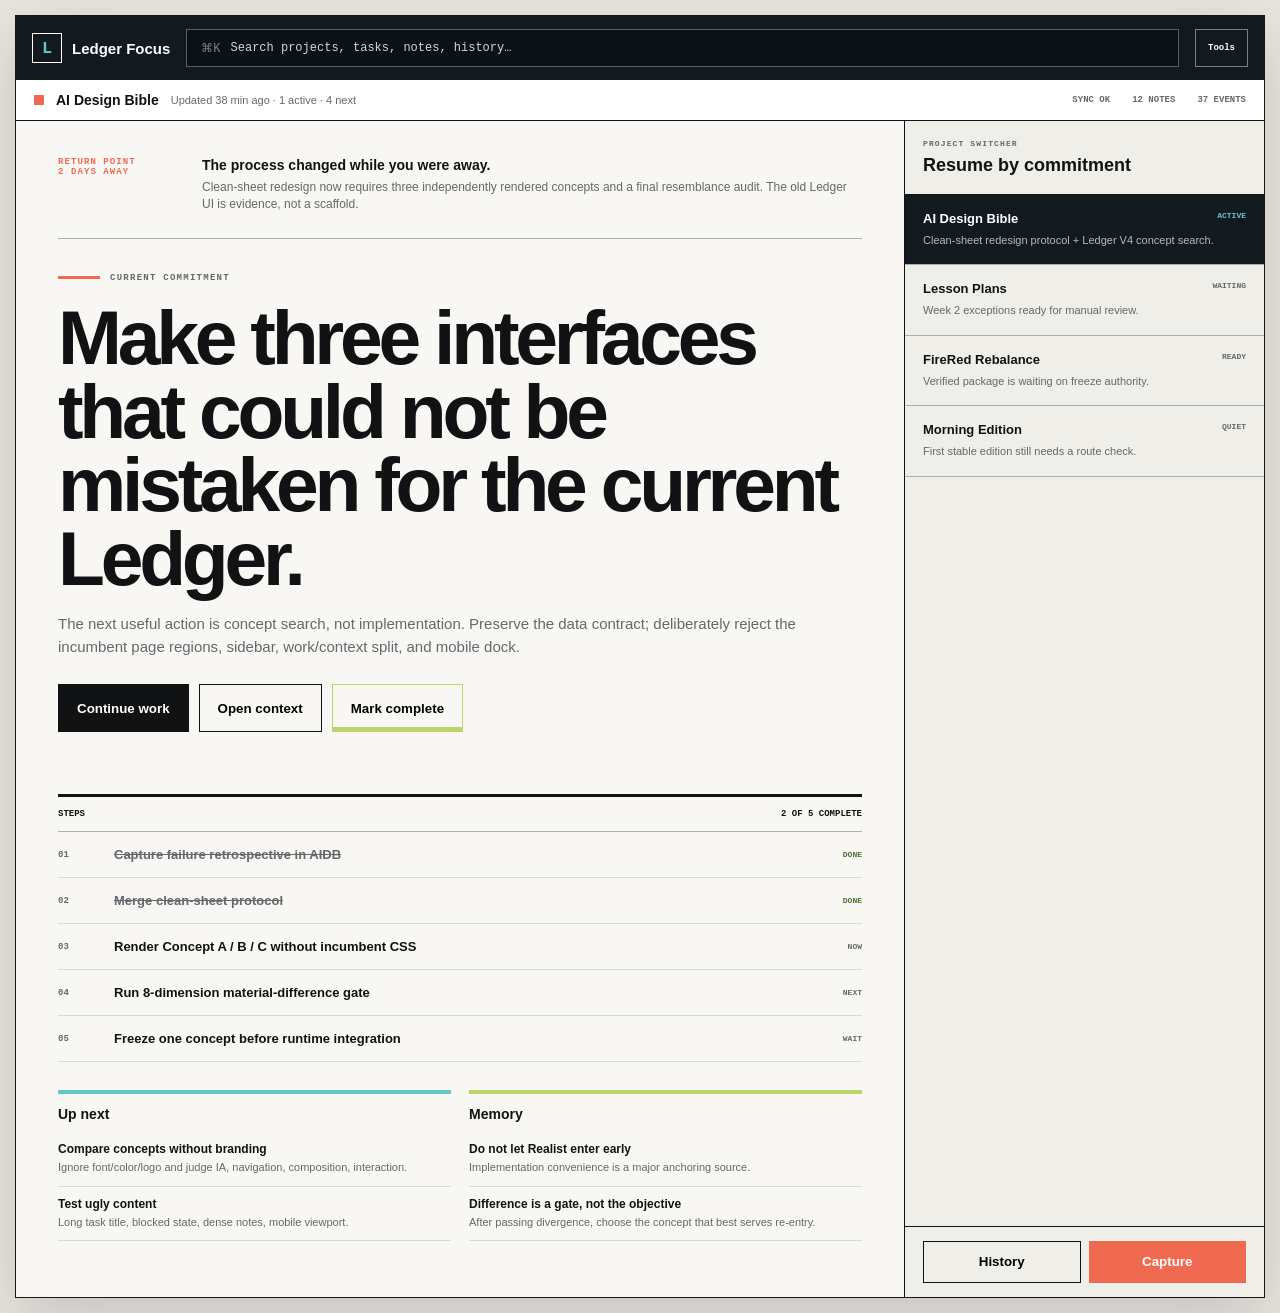
<file: concepts/v4/c-focus-console.html>
<!doctype html>
<html lang="en">
<head>
<meta charset="utf-8"><meta name="viewport" content="width=device-width,initial-scale=1">
<title>Ledger V4 Concept C — Focus Console</title>
<style>
:root{--bg:#e8e5df;--ink:#101214;--muted:#64696d;--panel:#f8f7f3;--char:#121a20;--cyan:#63c7c4;--lime:#b9d56b;--coral:#f06a52;--line:#adb0af;--soft:#d9dad6}
*{box-sizing:border-box}body{margin:0;background:var(--bg);color:var(--ink);font-family:Arial,Helvetica,sans-serif}.console{width:min(1500px,calc(100% - 30px));min-height:calc(100vh - 30px);margin:15px auto;background:var(--panel);border:1px solid #131719;box-shadow:0 20px 60px rgba(0,0,0,.15);display:grid;grid-template-rows:auto auto 1fr}
.command{display:grid;grid-template-columns:auto 1fr auto;gap:16px;align-items:center;padding:13px 16px;background:var(--char);color:white}.logo{display:flex;align-items:center;gap:10px}.logo b{display:grid;place-items:center;width:30px;height:30px;border:1px solid #fff;color:var(--cyan);font:700 17px ui-monospace,monospace}.logo strong{font-size:15px}.cmd{min-width:0;height:38px;border:1px solid #52606a;background:#0b1115;color:#cfd7da;padding:0 14px;display:flex;align-items:center;gap:10px;font:500 12px ui-monospace,monospace;white-space:nowrap;overflow:hidden}.cmd span{color:#75838c}.command button{height:38px;border:1px solid #74808a;background:transparent;color:white;padding:0 12px;font:700 9px ui-monospace,monospace}.contextbar{display:grid;grid-template-columns:1fr auto;gap:16px;align-items:center;padding:12px 18px;border-bottom:1px solid var(--ink);background:white}.contextbar .project{display:flex;align-items:center;gap:12px;min-width:0;overflow:hidden}.project .signal{width:10px;height:10px;background:var(--coral)}.project strong{font-size:14px}.project span{color:var(--muted);font-size:11px}.contextbar .stats{display:flex;gap:22px;font:700 9px ui-monospace,monospace;color:var(--muted)}
.workspace{display:grid;grid-template-columns:minmax(0,1fr) 360px;min-height:0}.focus{padding:36px 42px 56px}.return{display:grid;grid-template-columns:120px 1fr;gap:24px;padding-bottom:24px;border-bottom:1px solid var(--line)}.return .stamp{font:700 9px ui-monospace,monospace;letter-spacing:.12em;color:var(--coral)}.return strong{display:block;font-size:14px}.return p{margin:6px 0 0;color:var(--muted);font-size:12px;line-height:1.45}.focus-task{padding:34px 0 28px}.focus-task .label{display:flex;align-items:center;gap:10px;color:var(--muted);font:700 9px ui-monospace,monospace;letter-spacing:.14em}.focus-task .label:before{content:"";width:42px;height:3px;background:var(--coral)}.focus-task h1{max-width:980px;margin:18px 0 16px;font-size:clamp(42px,6vw,78px);line-height:.96;letter-spacing:-.055em;font-weight:750}.focus-task .why{max-width:820px;margin:0;color:var(--muted);font-size:15px;line-height:1.55}.actions{display:flex;gap:10px;margin-top:26px}.actions button{height:48px;border:1px solid var(--ink);background:transparent;padding:0 18px;font-weight:700}.actions .do{background:var(--ink);color:white}.actions .done{border-color:var(--lime);box-shadow:inset 0 -4px var(--lime)}
.steps{margin-top:34px;border-top:3px solid var(--ink)}.steps-head{display:flex;justify-content:space-between;padding:12px 0;border-bottom:1px solid var(--line);font:700 9px ui-monospace,monospace}.step{display:grid;grid-template-columns:42px 1fr auto;gap:14px;padding:15px 0;border-bottom:1px solid var(--soft);align-items:center}.step .num{font:700 9px ui-monospace,monospace;color:var(--muted)}.step strong{font-size:13px}.step span:last-child{font:700 8px ui-monospace,monospace;color:var(--muted)}.step.complete strong{text-decoration:line-through;color:var(--muted)}.step.complete span:last-child{color:#4d7134}.queue{margin-top:28px;display:grid;grid-template-columns:1fr 1fr;gap:18px}.queue-col{padding-top:12px;border-top:4px solid var(--cyan)}.queue-col.memory{border-top-color:var(--lime)}.queue-col h2{margin:0 0 10px;font-size:14px}.mini{padding:10px 0;border-bottom:1px solid var(--soft)}.mini b{display:block;font-size:12px}.mini p{margin:4px 0 0;color:var(--muted);font-size:11px;line-height:1.4}
.side{border-left:1px solid var(--ink);background:#efeee9;display:grid;grid-template-rows:auto 1fr auto}.side-head{padding:18px;border-bottom:1px solid var(--ink)}.side-head .k{font:700 8px ui-monospace,monospace;color:var(--muted);letter-spacing:.14em}.side-head h2{margin:7px 0 0;font-size:18px}.project-list{overflow:auto}.proj{padding:16px 18px;border-bottom:1px solid var(--line)}.proj.active{background:var(--char);color:white}.proj .topline{display:flex;justify-content:space-between;gap:12px}.proj strong{font-size:13px}.proj .status{font:700 8px ui-monospace,monospace;color:var(--muted)}.proj.active .status{color:var(--cyan)}.proj p{margin:7px 0 0;color:var(--muted);font-size:11px;line-height:1.4}.proj.active p{color:#afbbc1}.side-foot{padding:14px 18px;border-top:1px solid var(--ink);display:grid;grid-template-columns:1fr 1fr;gap:8px}.side-foot button{height:42px;border:1px solid var(--ink);background:transparent;font-weight:700}.side-foot .capture{background:var(--coral);border-color:var(--coral);color:white}
@media(max-width:800px){body{background:var(--panel);overflow-x:hidden}.command,.contextbar,.workspace,.focus,.side,.project-list{min-width:0;max-width:100%}.console{width:100%;min-height:100vh;margin:0;border:0;box-shadow:none}.command{position:sticky;top:0;z-index:5;grid-template-columns:auto 1fr;padding:10px 12px}.logo strong,.command button{display:none}.cmd{height:44px}.contextbar{grid-template-columns:1fr;padding:10px 12px}.contextbar .stats{display:none}.workspace{grid-template-columns:1fr}.side{order:-1;border-left:0;border-bottom:1px solid var(--ink);display:block}.side-head{display:none}.project-list{display:flex;overflow:auto;scroll-snap-type:x proximity}.proj{min-width:76%;border-right:1px solid var(--line);border-bottom:0;scroll-snap-align:start;padding:12px}.proj p{display:none}.side-foot{display:none}.focus{padding:24px 16px 100px}.return{grid-template-columns:1fr;gap:8px}.focus-task{padding-top:24px}.focus-task h1{font-size:46px}.actions{display:grid;grid-template-columns:1fr 1fr}.actions button{height:52px}.actions .do{grid-column:1/-1}.queue{grid-template-columns:1fr}.step{grid-template-columns:32px 1fr auto}.mobile-capture{display:grid!important;place-items:center;position:fixed;z-index:8;right:16px;bottom:16px;width:68px;height:68px;border-radius:0;border:0;background:var(--coral);color:white;font-size:28px;box-shadow:6px 6px 0 var(--char)}}
.mobile-capture{display:none}
</style>
</head>
<body><div class="console"><header class="command"><div class="logo"><b>L</b><strong>Ledger Focus</strong></div><div class="cmd"><span>⌘K</span> Search projects, tasks, notes, history…</div><button>Tools</button></header><div class="contextbar"><div class="project"><span class="signal"></span><strong>AI Design Bible</strong><span>Updated 38 min ago · 1 active · 4 next</span></div><div class="stats"><span>SYNC OK</span><span>12 NOTES</span><span>37 EVENTS</span></div></div>
<div class="workspace"><main class="focus"><section class="return"><div class="stamp">RETURN POINT<br>2 DAYS AWAY</div><div><strong>The process changed while you were away.</strong><p>Clean-sheet redesign now requires three independently rendered concepts and a final resemblance audit. The old Ledger UI is evidence, not a scaffold.</p></div></section><section class="focus-task"><div class="label">CURRENT COMMITMENT</div><h1>Make three interfaces that could not be mistaken for the current Ledger.</h1><p class="why">The next useful action is concept search, not implementation. Preserve the data contract; deliberately reject the incumbent page regions, sidebar, work/context split, and mobile dock.</p><div class="actions"><button class="do">Continue work</button><button>Open context</button><button class="done">Mark complete</button></div></section>
<section class="steps"><div class="steps-head"><span>STEPS</span><span>2 OF 5 COMPLETE</span></div><div class="step complete"><span class="num">01</span><strong>Capture failure retrospective in AIDB</strong><span>DONE</span></div><div class="step complete"><span class="num">02</span><strong>Merge clean-sheet protocol</strong><span>DONE</span></div><div class="step"><span class="num">03</span><strong>Render Concept A / B / C without incumbent CSS</strong><span>NOW</span></div><div class="step"><span class="num">04</span><strong>Run 8-dimension material-difference gate</strong><span>NEXT</span></div><div class="step"><span class="num">05</span><strong>Freeze one concept before runtime integration</strong><span>WAIT</span></div></section>
<section class="queue"><div class="queue-col"><h2>Up next</h2><div class="mini"><b>Compare concepts without branding</b><p>Ignore font/color/logo and judge IA, navigation, composition, interaction.</p></div><div class="mini"><b>Test ugly content</b><p>Long task title, blocked state, dense notes, mobile viewport.</p></div></div><div class="queue-col memory"><h2>Memory</h2><div class="mini"><b>Do not let Realist enter early</b><p>Implementation convenience is a major anchoring source.</p></div><div class="mini"><b>Difference is a gate, not the objective</b><p>After passing divergence, choose the concept that best serves re-entry.</p></div></div></section></main>
<aside class="side"><div class="side-head"><div class="k">PROJECT SWITCHER</div><h2>Resume by commitment</h2></div><div class="project-list"><div class="proj active"><div class="topline"><strong>AI Design Bible</strong><span class="status">ACTIVE</span></div><p>Clean-sheet redesign protocol + Ledger V4 concept search.</p></div><div class="proj"><div class="topline"><strong>Lesson Plans</strong><span class="status">WAITING</span></div><p>Week 2 exceptions ready for manual review.</p></div><div class="proj"><div class="topline"><strong>FireRed Rebalance</strong><span class="status">READY</span></div><p>Verified package is waiting on freeze authority.</p></div><div class="proj"><div class="topline"><strong>Morning Edition</strong><span class="status">QUIET</span></div><p>First stable edition still needs a route check.</p></div></div><div class="side-foot"><button>History</button><button class="capture">Capture</button></div></aside></div><button class="mobile-capture" aria-label="Capture">+</button></div></body></html>
</file>
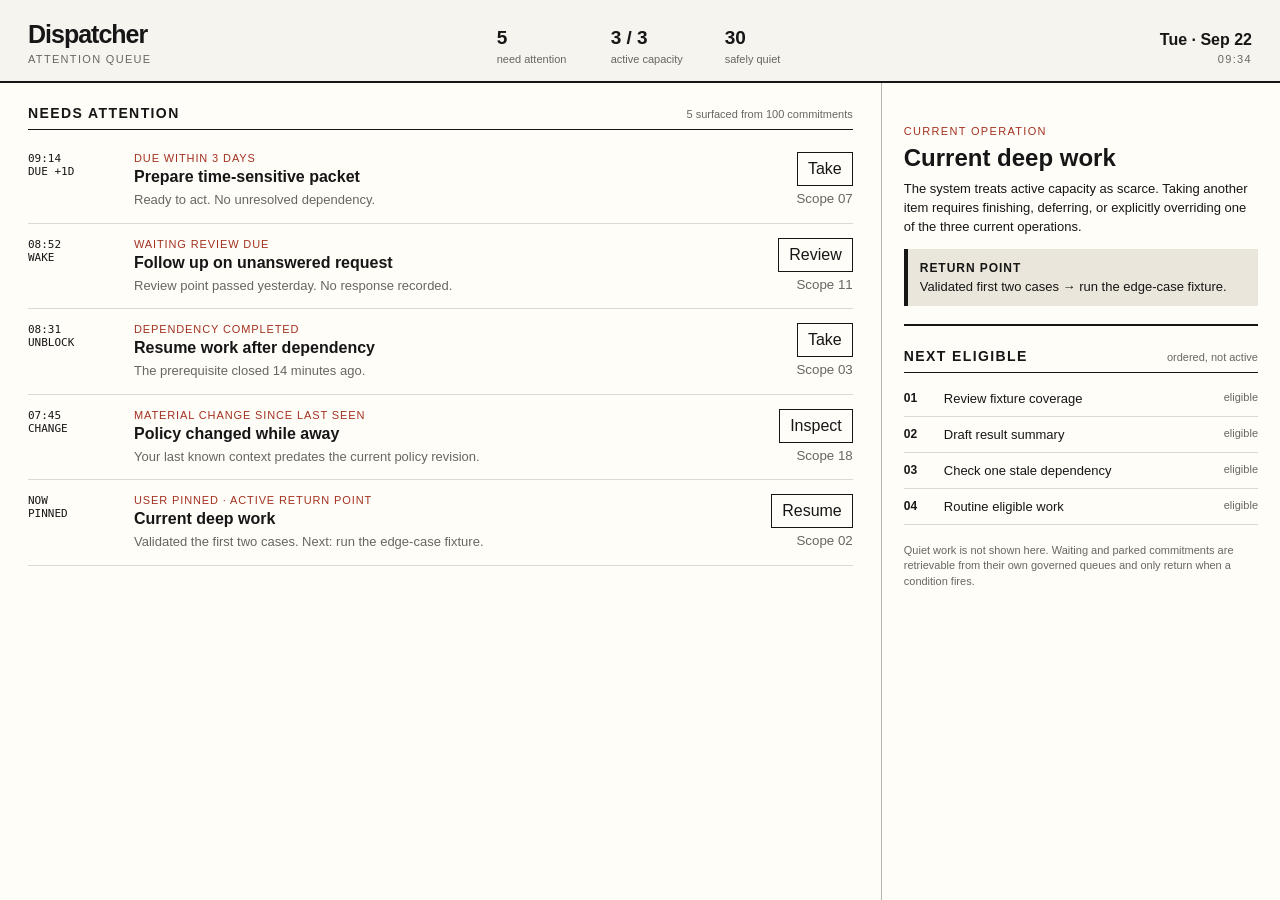
<file: experiments/architecture-search-2026-09-22/dispatcher.html>
<!doctype html><html><head><meta charset="utf-8"><meta name="viewport" content="width=device-width,initial-scale=1"><title>Concept A — Dispatcher</title><style>
:root{font-family:Arial,Helvetica,sans-serif;color:#161616;background:#f6f4ef;--line:#b9b5aa;--ink:#161616;--muted:#69665e;--paper:#fffdf8;--accent:#a33120;--soft:#ebe6db}
*{box-sizing:border-box}body{margin:0;background:var(--paper)}button{font:inherit;color:inherit}.shell{min-height:100vh;display:grid;grid-template-rows:auto 1fr}.top{display:grid;grid-template-columns:auto 1fr auto;gap:24px;align-items:end;padding:20px 28px 14px;border-bottom:2px solid var(--ink);background:#f6f4ef}.brand strong{display:block;font-size:25px;letter-spacing:-.04em}.brand span,.clock span{font-size:11px;letter-spacing:.12em;text-transform:uppercase;color:var(--muted)}.summary{display:flex;gap:24px;justify-content:center}.summary div{min-width:90px}.summary b{display:block;font-size:19px}.summary small{font-size:11px;color:var(--muted)}.clock{text-align:right}.clock b{display:block}.work{display:grid;grid-template-columns:minmax(0,1.55fr) minmax(280px,.7fr);min-height:0}.dispatch{border-right:1px solid var(--line);padding:22px 28px}.side{padding:22px}.sectionhead{display:flex;justify-content:space-between;align-items:baseline;border-bottom:1px solid var(--ink);padding-bottom:8px;margin-bottom:8px}.sectionhead h1,.sectionhead h2{margin:0;font-size:14px;text-transform:uppercase;letter-spacing:.1em}.sectionhead span{font-size:11px;color:var(--muted)}.row{display:grid;grid-template-columns:92px minmax(0,1fr) 120px;gap:14px;align-items:start;padding:14px 0;border-bottom:1px solid #ddd9cf}.row time,.code{font-family:ui-monospace,SFMono-Regular,Consolas,monospace;font-size:11px}.reason{color:var(--accent);font-size:11px;text-transform:uppercase;letter-spacing:.08em;margin-bottom:4px}.row h3{margin:0 0 5px;font-size:16px}.row p{margin:0;color:var(--muted);font-size:13px;line-height:1.35}.act{text-align:right}.act button{background:transparent;border:1px solid var(--ink);padding:7px 10px}.act small{display:block;color:var(--muted);margin-top:5px}.current{padding:16px 0 18px;border-bottom:2px solid var(--ink)}.current .kicker{font-size:11px;text-transform:uppercase;letter-spacing:.12em;color:var(--accent)}.current h2{font-size:24px;line-height:1.05;margin:6px 0 10px}.current p{font-size:13px;line-height:1.45;margin:0 0 12px}.resume{background:var(--soft);padding:12px;border-left:4px solid var(--ink)}.resume strong{display:block;font-size:12px;text-transform:uppercase;letter-spacing:.08em}.resume span{display:block;margin-top:4px;font-size:13px}.queue{margin-top:22px}.qrow{display:grid;grid-template-columns:30px 1fr auto;gap:10px;padding:10px 0;border-bottom:1px solid #ddd9cf;font-size:13px}.qrow b{font-size:12px}.qrow em{font-style:normal;color:var(--muted);font-size:11px}.footer-note{margin-top:18px;font-size:11px;color:var(--muted);line-height:1.4}
@media(max-width:760px){.top{grid-template-columns:1fr auto;padding:14px 16px}.summary{display:none}.work{display:block}.dispatch{border-right:0;padding:14px 16px}.side{padding:14px 16px;border-top:2px solid var(--ink)}.row{grid-template-columns:70px 1fr}.act{grid-column:2;text-align:left}.act small{display:inline;margin-left:8px}.current h2{font-size:21px}}
</style></head><body><div class="shell"><header class="top"><div class="brand"><strong>Dispatcher</strong><span>Attention queue</span></div><div class="summary"><div><b>5</b><small>need attention</small></div><div><b>3 / 3</b><small>active capacity</small></div><div><b>30</b><small>safely quiet</small></div></div><div class="clock"><b>Tue · Sep 22</b><span>09:34</span></div></header><main class="work"><section class="dispatch"><div class="sectionhead"><h1>Needs attention</h1><span>5 surfaced from 100 commitments</span></div>
<article class="row"><time>09:14<br><span class="code">DUE +1D</span></time><div><div class="reason">Due within 3 days</div><h3>Prepare time-sensitive packet</h3><p>Ready to act. No unresolved dependency.</p></div><div class="act"><button>Take</button><small>Scope 07</small></div></article>
<article class="row"><time>08:52<br><span class="code">WAKE</span></time><div><div class="reason">Waiting review due</div><h3>Follow up on unanswered request</h3><p>Review point passed yesterday. No response recorded.</p></div><div class="act"><button>Review</button><small>Scope 11</small></div></article>
<article class="row"><time>08:31<br><span class="code">UNBLOCK</span></time><div><div class="reason">Dependency completed</div><h3>Resume work after dependency</h3><p>The prerequisite closed 14 minutes ago.</p></div><div class="act"><button>Take</button><small>Scope 03</small></div></article>
<article class="row"><time>07:45<br><span class="code">CHANGE</span></time><div><div class="reason">Material change since last seen</div><h3>Policy changed while away</h3><p>Your last known context predates the current policy revision.</p></div><div class="act"><button>Inspect</button><small>Scope 18</small></div></article>
<article class="row"><time>NOW<br><span class="code">PINNED</span></time><div><div class="reason">User pinned · active return point</div><h3>Current deep work</h3><p>Validated the first two cases. Next: run the edge-case fixture.</p></div><div class="act"><button>Resume</button><small>Scope 02</small></div></article>
</section><aside class="side"><div class="current"><span class="kicker">Current operation</span><h2>Current deep work</h2><p>The system treats active capacity as scarce. Taking another item requires finishing, deferring, or explicitly overriding one of the three current operations.</p><div class="resume"><strong>Return point</strong><span>Validated first two cases → run the edge-case fixture.</span></div></div><div class="queue"><div class="sectionhead"><h2>Next eligible</h2><span>ordered, not active</span></div><div class="qrow"><b>01</b><span>Review fixture coverage</span><em>eligible</em></div><div class="qrow"><b>02</b><span>Draft result summary</span><em>eligible</em></div><div class="qrow"><b>03</b><span>Check one stale dependency</span><em>eligible</em></div><div class="qrow"><b>04</b><span>Routine eligible work</span><em>eligible</em></div></div><p class="footer-note">Quiet work is not shown here. Waiting and parked commitments are retrievable from their own governed queues and only return when a condition fires.</p></aside></main></div></body></html>
</file>
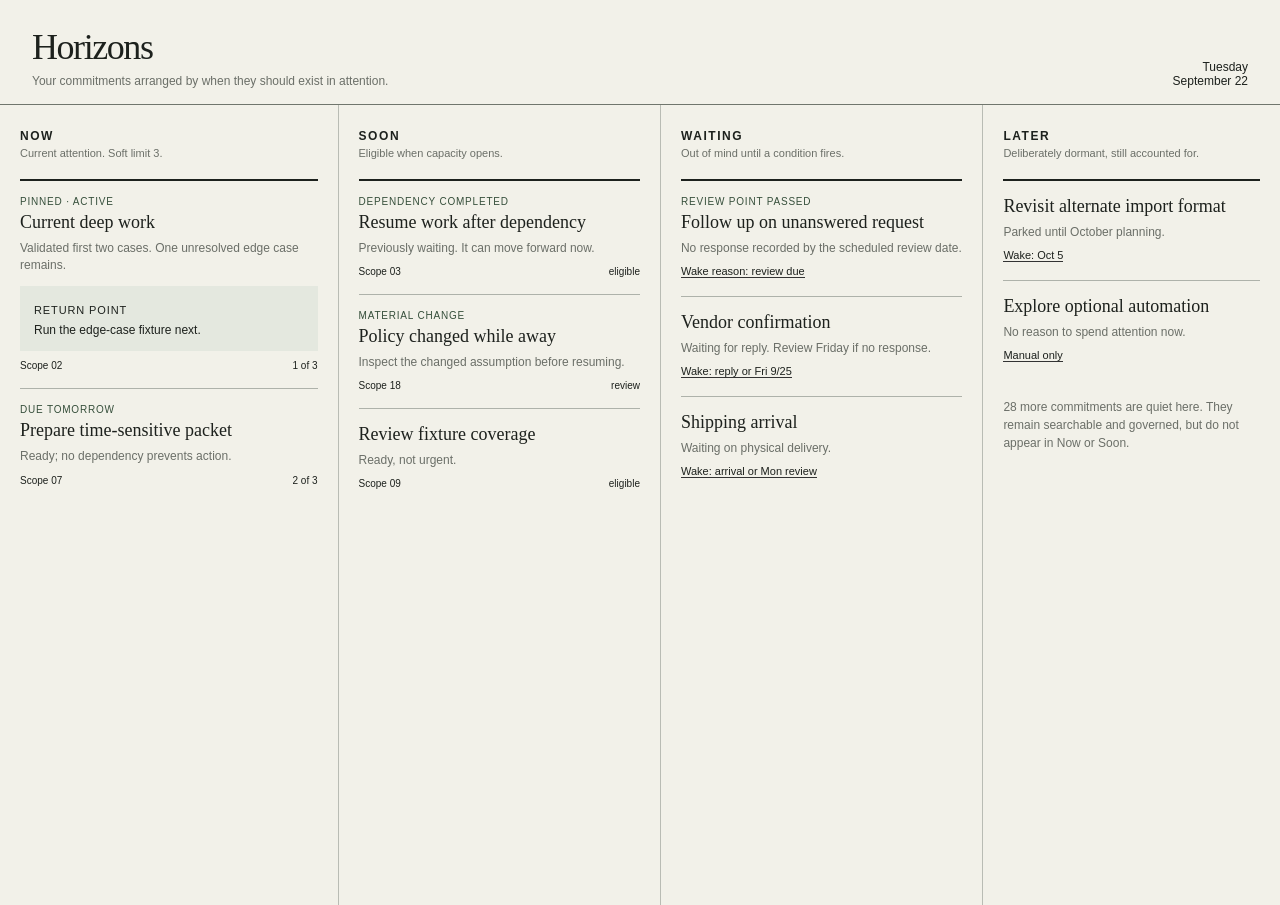
<file: experiments/architecture-search-2026-09-22/horizons.html>
<!doctype html><html><head><meta charset="utf-8"><meta name="viewport" content="width=device-width,initial-scale=1"><title>Concept B — Horizons</title><style>
:root{font-family:Georgia,'Times New Roman',serif;color:#1d211d;background:#f2f1e9;--sans:Arial,Helvetica,sans-serif;--line:#b9bcb4;--muted:#6b6f68;--accent:#364f3b;--wash:#e4e8df}
*{box-sizing:border-box}body{margin:0}.head{padding:26px 32px 16px;display:flex;justify-content:space-between;align-items:end;border-bottom:1px solid #70766d}.head h1{font-size:36px;font-weight:400;margin:0;letter-spacing:-.04em}.head p{margin:6px 0 0;color:var(--muted);font:12px var(--sans)}.head .date{font:12px var(--sans);text-align:right}.horizons{display:grid;grid-template-columns:1.05fr 1fr 1fr .92fr;min-height:calc(100vh - 100px)}.band{padding:24px 20px;border-right:1px solid var(--line)}.band:last-child{border-right:0}.band h2{font:700 12px var(--sans);text-transform:uppercase;letter-spacing:.13em;margin:0 0 4px}.band>p{font:11px var(--sans);color:var(--muted);margin:0 0 20px}.item{padding:15px 0 17px;border-top:1px solid #aeb2aa}.item:first-of-type{border-top:2px solid #1d211d}.item .why{font:10px var(--sans);text-transform:uppercase;letter-spacing:.08em;color:var(--accent);margin-bottom:5px}.item h3{font-size:18px;font-weight:400;margin:0 0 7px;line-height:1.15}.item p{font:12px/1.45 var(--sans);color:var(--muted);margin:0}.item footer{margin-top:9px;font:10px var(--sans);display:flex;justify-content:space-between}.resume{background:var(--wash);padding:14px;margin:12px 0 0}.resume b{font:11px var(--sans);text-transform:uppercase;letter-spacing:.08em}.resume span{font:12px var(--sans);display:block;margin-top:5px}.wake{font:11px var(--sans);display:inline-block;margin-top:8px;border-bottom:1px solid #333}.empty{padding:18px 0;color:var(--muted);font:12px/1.5 var(--sans)}
@media(max-width:760px){.head{padding:18px 16px 12px}.head h1{font-size:28px}.horizons{display:block}.band{padding:18px 16px;border-right:0;border-bottom:1px solid var(--line)}.band>p{margin-bottom:12px}.item h3{font-size:17px}}
</style></head><body><header class="head"><div><h1>Horizons</h1><p>Your commitments arranged by when they should exist in attention.</p></div><div class="date">Tuesday<br>September 22</div></header><main class="horizons"><section class="band"><h2>Now</h2><p>Current attention. Soft limit 3.</p><article class="item"><div class="why">Pinned · active</div><h3>Current deep work</h3><p>Validated first two cases. One unresolved edge case remains.</p><div class="resume"><b>Return point</b><span>Run the edge-case fixture next.</span></div><footer><span>Scope 02</span><span>1 of 3</span></footer></article><article class="item"><div class="why">Due tomorrow</div><h3>Prepare time-sensitive packet</h3><p>Ready; no dependency prevents action.</p><footer><span>Scope 07</span><span>2 of 3</span></footer></article></section><section class="band"><h2>Soon</h2><p>Eligible when capacity opens.</p><article class="item"><div class="why">Dependency completed</div><h3>Resume work after dependency</h3><p>Previously waiting. It can move forward now.</p><footer><span>Scope 03</span><span>eligible</span></footer></article><article class="item"><div class="why">Material change</div><h3>Policy changed while away</h3><p>Inspect the changed assumption before resuming.</p><footer><span>Scope 18</span><span>review</span></footer></article><article class="item"><h3>Review fixture coverage</h3><p>Ready, not urgent.</p><footer><span>Scope 09</span><span>eligible</span></footer></article></section><section class="band"><h2>Waiting</h2><p>Out of mind until a condition fires.</p><article class="item"><div class="why">Review point passed</div><h3>Follow up on unanswered request</h3><p>No response recorded by the scheduled review date.</p><span class="wake">Wake reason: review due</span></article><article class="item"><h3>Vendor confirmation</h3><p>Waiting for reply. Review Friday if no response.</p><span class="wake">Wake: reply or Fri 9/25</span></article><article class="item"><h3>Shipping arrival</h3><p>Waiting on physical delivery.</p><span class="wake">Wake: arrival or Mon review</span></article></section><section class="band"><h2>Later</h2><p>Deliberately dormant, still accounted for.</p><article class="item"><h3>Revisit alternate import format</h3><p>Parked until October planning.</p><span class="wake">Wake: Oct 5</span></article><article class="item"><h3>Explore optional automation</h3><p>No reason to spend attention now.</p><span class="wake">Manual only</span></article><div class="empty">28 more commitments are quiet here. They remain searchable and governed, but do not appear in Now or Soon.</div></section></main></body></html>
</file>
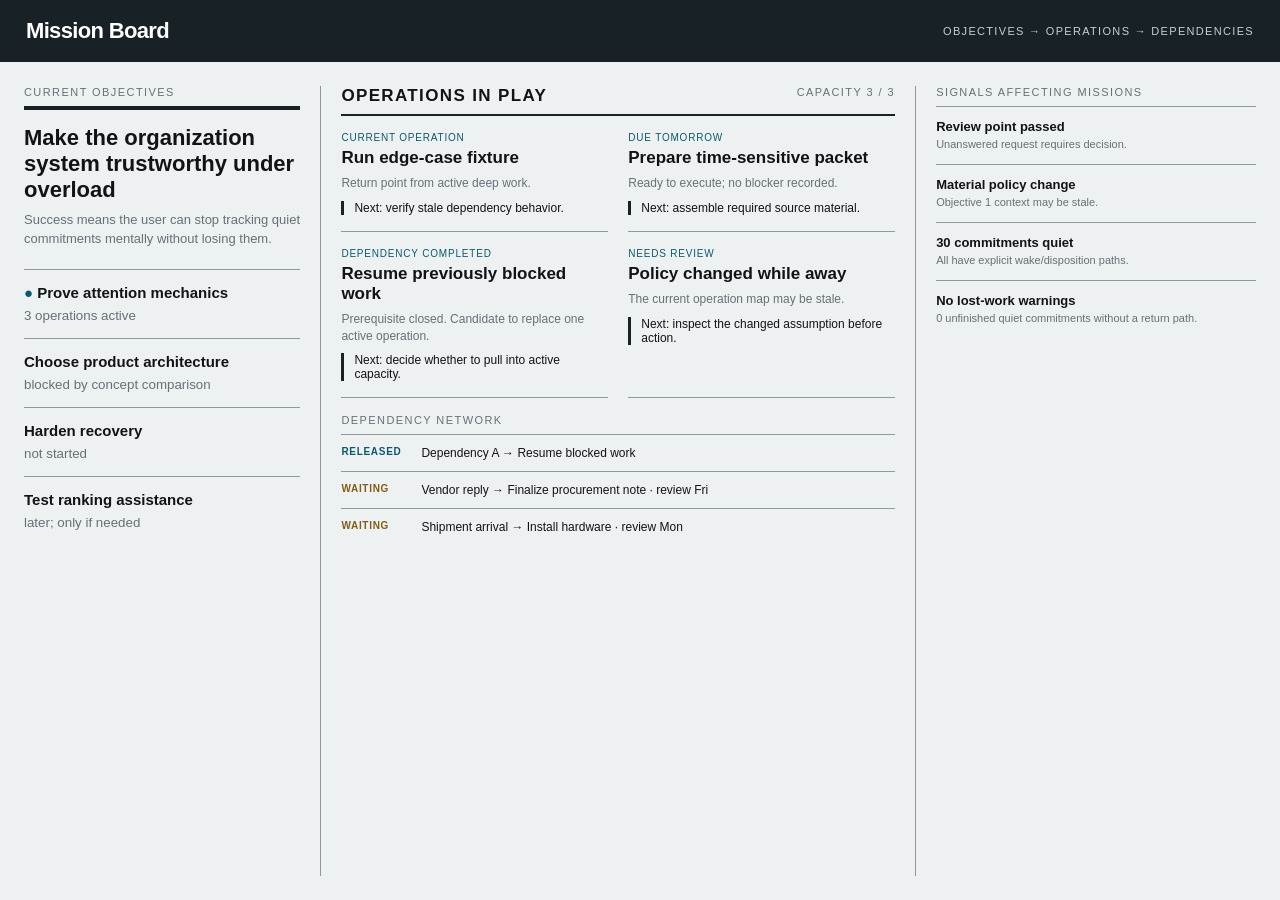
<file: experiments/architecture-search-2026-09-22/mission-board.html>
<!doctype html><html><head><meta charset="utf-8"><meta name="viewport" content="width=device-width,initial-scale=1"><title>Concept C — Mission Board</title><style>
:root{font-family:Arial,Helvetica,sans-serif;color:#101418;background:#eef1f2;--line:#8e989e;--muted:#657078;--accent:#0c596f;--dark:#182126;--paper:#f8faf9}
*{box-sizing:border-box}body{margin:0}.bar{background:var(--dark);color:white;padding:18px 26px;display:flex;justify-content:space-between;align-items:center}.bar strong{font-size:22px;letter-spacing:-.03em}.bar span{font-size:11px;letter-spacing:.12em;text-transform:uppercase;color:#c7d0d4}.board{padding:24px;display:grid;grid-template-columns:minmax(240px,.7fr) minmax(0,1.4fr) minmax(250px,.8fr);gap:0;min-height:calc(100vh - 62px)}.column{padding:0 20px;border-right:1px solid var(--line)}.column:first-child{padding-left:0}.column:last-child{border-right:0;padding-right:0}.label{font-size:11px;letter-spacing:.13em;text-transform:uppercase;color:var(--muted);margin-bottom:8px}.mission{border-top:4px solid var(--dark);padding:15px 0 20px}.mission h2{font-size:22px;margin:0 0 8px}.mission p{font-size:13px;line-height:1.45;color:var(--muted);margin:0}.objective{padding:14px 0;border-top:1px solid var(--line)}.objective h3{font-size:15px;margin:0 0 5px}.objective small{color:var(--muted)}.objective.active h3:before{content:'● ';color:var(--accent)}.ops-head{display:flex;justify-content:space-between;align-items:end;border-bottom:2px solid var(--dark);padding-bottom:8px}.ops-head h1{font-size:17px;text-transform:uppercase;letter-spacing:.08em;margin:0}.ops{display:grid;grid-template-columns:1fr 1fr;gap:0 20px}.operation{padding:16px 0;border-bottom:1px solid var(--line)}.operation .reason{font-size:10px;text-transform:uppercase;letter-spacing:.08em;color:var(--accent)}.operation h3{font-size:17px;margin:5px 0 7px}.operation p{font-size:12px;line-height:1.4;color:var(--muted);margin:0}.operation .next{font-size:12px;margin-top:9px;padding-left:10px;border-left:3px solid var(--dark)}.network{margin-top:16px}.dep{display:grid;grid-template-columns:70px 1fr;gap:10px;padding:11px 0;border-top:1px solid var(--line);font-size:12px}.dep b{font-size:10px;text-transform:uppercase;letter-spacing:.07em}.dep.wait b{color:#805c16}.dep.ready b{color:var(--accent)}.signal{padding:12px 0;border-top:1px solid var(--line)}.signal strong{font-size:13px;display:block}.signal span{font-size:11px;color:var(--muted)}
@media(max-width:800px){.bar{padding:14px 16px}.board{display:block;padding:16px}.column{padding:0;border-right:0;margin-bottom:26px}.ops{display:block}.mission h2{font-size:20px}.ops-head{position:sticky;top:0;background:#eef1f2;padding-top:10px;z-index:2}}
</style></head><body><header class="bar"><strong>Mission Board</strong><span>Objectives → operations → dependencies</span></header><main class="board"><section class="column"><div class="label">Current objectives</div><article class="mission"><h2>Make the organization system trustworthy under overload</h2><p>Success means the user can stop tracking quiet commitments mentally without losing them.</p></article><article class="objective active"><h3>Prove attention mechanics</h3><small>3 operations active</small></article><article class="objective"><h3>Choose product architecture</h3><small>blocked by concept comparison</small></article><article class="objective"><h3>Harden recovery</h3><small>not started</small></article><article class="objective"><h3>Test ranking assistance</h3><small>later; only if needed</small></article></section><section class="column"><div class="ops-head"><h1>Operations in play</h1><span class="label">capacity 3 / 3</span></div><div class="ops"><article class="operation"><div class="reason">Current operation</div><h3>Run edge-case fixture</h3><p>Return point from active deep work.</p><div class="next">Next: verify stale dependency behavior.</div></article><article class="operation"><div class="reason">Due tomorrow</div><h3>Prepare time-sensitive packet</h3><p>Ready to execute; no blocker recorded.</p><div class="next">Next: assemble required source material.</div></article><article class="operation"><div class="reason">Dependency completed</div><h3>Resume previously blocked work</h3><p>Prerequisite closed. Candidate to replace one active operation.</p><div class="next">Next: decide whether to pull into active capacity.</div></article><article class="operation"><div class="reason">Needs review</div><h3>Policy changed while away</h3><p>The current operation map may be stale.</p><div class="next">Next: inspect the changed assumption before action.</div></article></div><div class="network"><div class="label">Dependency network</div><div class="dep ready"><b>Released</b><span>Dependency A → Resume blocked work</span></div><div class="dep wait"><b>Waiting</b><span>Vendor reply → Finalize procurement note · review Fri</span></div><div class="dep wait"><b>Waiting</b><span>Shipment arrival → Install hardware · review Mon</span></div></div></section><aside class="column"><div class="label">Signals affecting missions</div><div class="signal"><strong>Review point passed</strong><span>Unanswered request requires decision.</span></div><div class="signal"><strong>Material policy change</strong><span>Objective 1 context may be stale.</span></div><div class="signal"><strong>30 commitments quiet</strong><span>All have explicit wake/disposition paths.</span></div><div class="signal"><strong>No lost-work warnings</strong><span>0 unfinished quiet commitments without a return path.</span></div></aside></main></body></html>
</file>
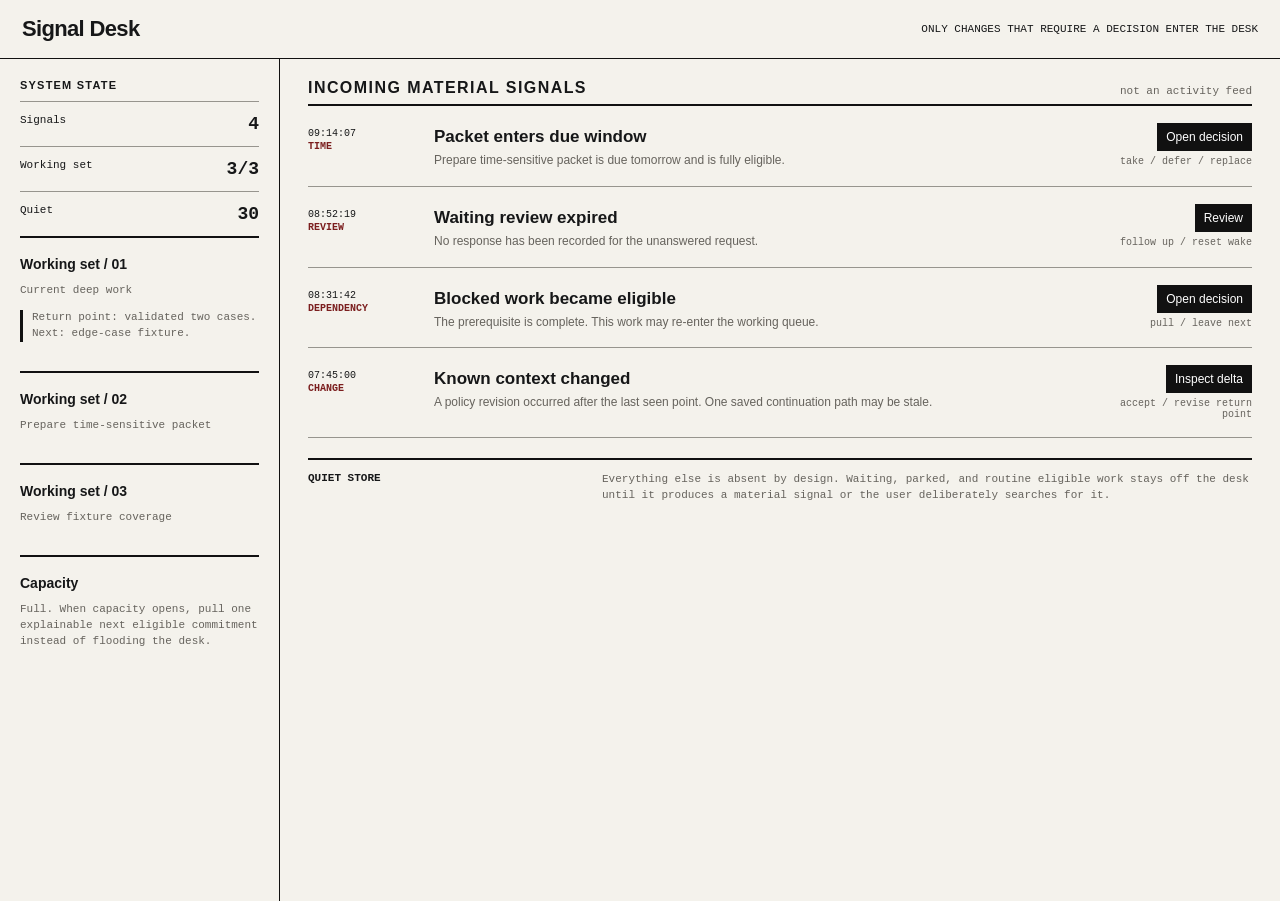
<file: experiments/architecture-search-2026-09-22/signal-desk.html>
<!doctype html><html><head><meta charset="utf-8"><meta name="viewport" content="width=device-width,initial-scale=1"><title>Concept D — Signal Desk</title><style>
:root{font-family:ui-monospace,SFMono-Regular,Consolas,monospace;color:#161718;background:#f4f2ec;--line:#97958e;--sans:Arial,Helvetica,sans-serif;--accent:#7b1e1e;--muted:#66635d}
*{box-sizing:border-box}body{margin:0}.head{padding:16px 22px;border-bottom:1px solid #111;display:flex;justify-content:space-between;align-items:center}.head strong{font:700 22px var(--sans);letter-spacing:-.03em}.head span{font-size:11px}.layout{display:grid;grid-template-columns:280px minmax(0,1fr);min-height:calc(100vh - 58px)}.rail{border-right:1px solid #111;padding:20px}.rail h2{font:700 11px var(--sans);text-transform:uppercase;letter-spacing:.11em;margin:0 0 10px}.meter{padding:12px 0;border-top:1px solid var(--line);display:flex;justify-content:space-between;font-size:11px}.meter b{font-size:18px}.workset{padding:18px 0;border-top:2px solid #111}.workset strong{font:700 14px var(--sans);display:block}.workset p{font-size:11px;line-height:1.45;color:var(--muted)}.workset .rp{border-left:3px solid #111;padding-left:9px}.main{padding:20px 28px}.mainhead{display:flex;justify-content:space-between;align-items:end;border-bottom:2px solid #111;padding-bottom:7px}.mainhead h1{font:700 16px var(--sans);text-transform:uppercase;letter-spacing:.09em;margin:0}.mainhead span{font-size:11px;color:var(--muted)}.signal{display:grid;grid-template-columns:110px minmax(0,1fr) 140px;gap:16px;padding:17px 0;border-bottom:1px solid var(--line)}.signal code{font-size:10px}.signal .type{font-size:10px;color:var(--accent);font-weight:bold}.signal h3{font:700 17px var(--sans);margin:4px 0 5px}.signal p{font:12px/1.4 var(--sans);margin:0;color:var(--muted)}.decision{font-size:10px;text-align:right}.decision button{font:12px var(--sans);background:#111;color:white;border:0;padding:7px 9px;margin-bottom:5px}.decision span{display:block;color:var(--muted)}.quiet{margin-top:20px;border-top:2px solid #111;padding-top:12px;display:flex;justify-content:space-between;gap:20px;font-size:11px}.quiet p{margin:0;max-width:650px;color:var(--muted);line-height:1.45}
@media(max-width:760px){.head{padding:13px 14px}.layout{display:block}.rail{border-right:0;border-bottom:2px solid #111;padding:14px}.rail .meters{display:grid;grid-template-columns:repeat(3,1fr);gap:12px}.meter{display:block}.meter b{display:block}.main{padding:14px}.signal{grid-template-columns:72px 1fr}.decision{grid-column:2;text-align:left}.quiet{display:block}.workset{padding-bottom:8px}}
</style></head><body><header class="head"><strong>Signal Desk</strong><span>ONLY CHANGES THAT REQUIRE A DECISION ENTER THE DESK</span></header><main class="layout"><aside class="rail"><h2>System state</h2><div class="meters"><div class="meter"><span>Signals</span><b>4</b></div><div class="meter"><span>Working set</span><b>3/3</b></div><div class="meter"><span>Quiet</span><b>30</b></div></div><div class="workset"><strong>Working set / 01</strong><p>Current deep work</p><p class="rp">Return point: validated two cases. Next: edge-case fixture.</p></div><div class="workset"><strong>Working set / 02</strong><p>Prepare time-sensitive packet</p></div><div class="workset"><strong>Working set / 03</strong><p>Review fixture coverage</p></div><div class="workset"><strong>Capacity</strong><p>Full. When capacity opens, pull one explainable next eligible commitment instead of flooding the desk.</p></div></aside><section class="main"><div class="mainhead"><h1>Incoming material signals</h1><span>not an activity feed</span></div><article class="signal"><div><code>09:14:07</code><div class="type">TIME</div></div><div><h3>Packet enters due window</h3><p>Prepare time-sensitive packet is due tomorrow and is fully eligible.</p></div><div class="decision"><button>Open decision</button><span>take / defer / replace</span></div></article><article class="signal"><div><code>08:52:19</code><div class="type">REVIEW</div></div><div><h3>Waiting review expired</h3><p>No response has been recorded for the unanswered request.</p></div><div class="decision"><button>Review</button><span>follow up / reset wake</span></div></article><article class="signal"><div><code>08:31:42</code><div class="type">DEPENDENCY</div></div><div><h3>Blocked work became eligible</h3><p>The prerequisite is complete. This work may re-enter the working queue.</p></div><div class="decision"><button>Open decision</button><span>pull / leave next</span></div></article><article class="signal"><div><code>07:45:00</code><div class="type">CHANGE</div></div><div><h3>Known context changed</h3><p>A policy revision occurred after the last seen point. One saved continuation path may be stale.</p></div><div class="decision"><button>Inspect delta</button><span>accept / revise return point</span></div></article><div class="quiet"><strong>QUIET STORE</strong><p>Everything else is absent by design. Waiting, parked, and routine eligible work stays off the desk until it produces a material signal or the user deliberately searches for it.</p></div></section></main></body></html>
</file>
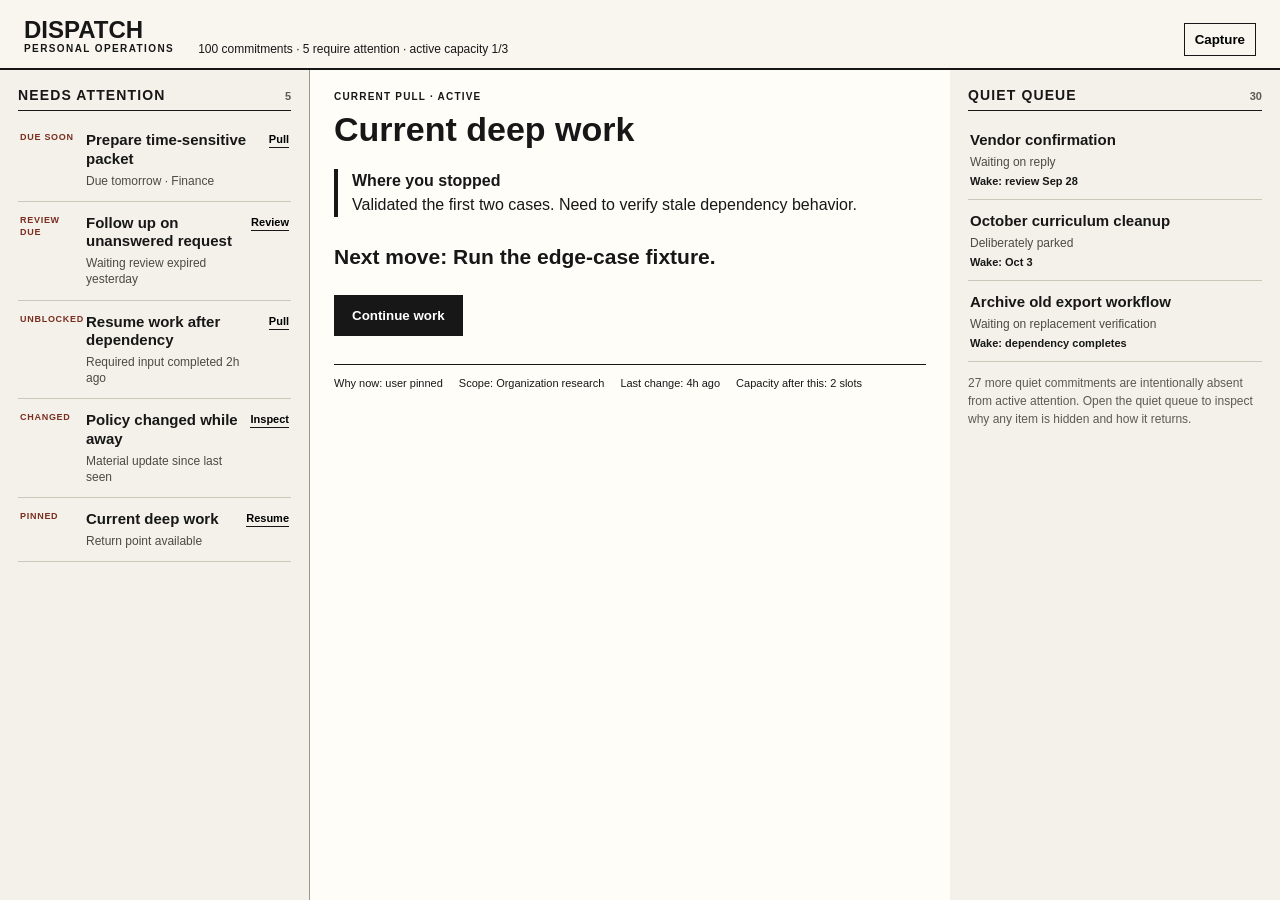
<file: experiments/architecture-search/dispatcher.html>
<!doctype html><html lang="en"><head><meta charset="utf-8"><meta name="viewport" content="width=device-width,initial-scale=1"><title>Concept A — Dispatcher</title><style>
:root{font-family:Arial,Helvetica,sans-serif;background:#f3f1ea;color:#171717}*{box-sizing:border-box}body{margin:0;background:#f3f1ea;color:#171717}.shell{min-height:100vh;display:grid;grid-template-rows:auto 1fr}.top{display:grid;grid-template-columns:auto 1fr auto;gap:24px;align-items:end;padding:18px 24px 12px;border-bottom:2px solid #171717;background:#f8f6ef}.brand{font:800 24px/1 Arial}.brand small{display:block;font:700 10px/1.4 Arial;letter-spacing:.14em}.status{font-size:12px}.actions button{background:none;border:1px solid #171717;padding:8px 10px;font-weight:700}.grid{display:grid;grid-template-columns:310px minmax(380px,1fr) 330px;min-height:0}.lane{min-width:0;border-right:1px solid #9a978e;padding:18px 18px 28px;overflow:auto}.lane:last-child{border-right:0}.lane-head{display:flex;justify-content:space-between;align-items:baseline;border-bottom:1px solid #171717;padding-bottom:8px;margin-bottom:8px}.lane h2{font:800 14px/1 Arial;letter-spacing:.08em;text-transform:uppercase;margin:0}.count{font:700 11px/1 Arial;color:#5c5a54}.row{display:grid;grid-template-columns:56px 1fr auto;gap:10px;padding:12px 2px;border-bottom:1px solid #cbc7bb;align-items:start}.row .why{font:800 9px/1.4 Arial;text-transform:uppercase;letter-spacing:.08em;color:#7a2e20}.row strong{display:block;font-size:15px;line-height:1.25}.row p{margin:4px 0 0;font-size:12px;line-height:1.35;color:#4d4a44}.row button{border:0;border-bottom:1px solid #171717;background:transparent;padding:2px 0;font-size:11px;font-weight:700}.focus{padding:22px 24px;background:#fffdf7}.focus .eyebrow{font:800 10px/1 Arial;letter-spacing:.12em}.focus h1{font:800 34px/1.04 Arial;margin:10px 0 8px;max-width:700px}.focus .return{font-size:16px;line-height:1.5;max-width:720px;border-left:4px solid #171717;padding-left:14px;margin:22px 0}.focus .next{font:800 21px/1.3 Arial;margin:26px 0 6px}.focus .meta{display:flex;gap:16px;flex-wrap:wrap;font-size:11px;border-top:1px solid #171717;padding-top:12px;margin-top:28px}.focus .primary{margin-top:18px;border:2px solid #171717;background:#171717;color:white;padding:11px 16px;font-weight:800}.waiting .row{grid-template-columns:1fr}.waiting .row .why{color:#5b5b5b}.wake{font-size:11px;font-weight:700;margin-top:5px}.quiet-note{font-size:12px;line-height:1.5;color:#5c5a54;padding:12px 0}@media(max-width:900px){.top{grid-template-columns:1fr auto}.status{display:none}.grid{display:block}.lane{border-right:0;border-bottom:1px solid #9a978e;max-height:none}.focus{order:-1}.grid .focus{display:block}.lane.attention{padding-bottom:10px}.lane.waiting{padding-top:14px}.focus h1{font-size:28px}.row{grid-template-columns:48px 1fr auto}.row:nth-child(n+4){display:none}}
</style></head><body><div class="shell"><header class="top"><div class="brand">DISPATCH<small>PERSONAL OPERATIONS</small></div><div class="status">100 commitments · 5 require attention · active capacity 1/3</div><div class="actions"><button>Capture</button></div></header><main class="grid"><section class="lane attention"><div class="lane-head"><h2>Needs attention</h2><span class="count">5</span></div>
<div class="row"><span class="why">Due soon</span><div><strong>Prepare time-sensitive packet</strong><p>Due tomorrow · Finance</p></div><button>Pull</button></div>
<div class="row"><span class="why">Review due</span><div><strong>Follow up on unanswered request</strong><p>Waiting review expired yesterday</p></div><button>Review</button></div>
<div class="row"><span class="why">Unblocked</span><div><strong>Resume work after dependency</strong><p>Required input completed 2h ago</p></div><button>Pull</button></div>
<div class="row"><span class="why">Changed</span><div><strong>Policy changed while away</strong><p>Material update since last seen</p></div><button>Inspect</button></div>
<div class="row"><span class="why">Pinned</span><div><strong>Current deep work</strong><p>Return point available</p></div><button>Resume</button></div></section>
<section class="focus"><div class="eyebrow">CURRENT PULL · ACTIVE</div><h1>Current deep work</h1><div class="return"><strong>Where you stopped</strong><br>Validated the first two cases. Need to verify stale dependency behavior.</div><div class="next">Next move: Run the edge-case fixture.</div><button class="primary">Continue work</button><div class="meta"><span>Why now: user pinned</span><span>Scope: Organization research</span><span>Last change: 4h ago</span><span>Capacity after this: 2 slots</span></div></section>
<section class="lane waiting"><div class="lane-head"><h2>Quiet queue</h2><span class="count">30</span></div><div class="row"><div><strong>Vendor confirmation</strong><p>Waiting on reply</p><div class="wake">Wake: review Sep 28</div></div></div><div class="row"><div><strong>October curriculum cleanup</strong><p>Deliberately parked</p><div class="wake">Wake: Oct 3</div></div></div><div class="row"><div><strong>Archive old export workflow</strong><p>Waiting on replacement verification</p><div class="wake">Wake: dependency completes</div></div></div><div class="quiet-note">27 more quiet commitments are intentionally absent from active attention. Open the quiet queue to inspect why any item is hidden and how it returns.</div></section></main></div></body></html>
</file>
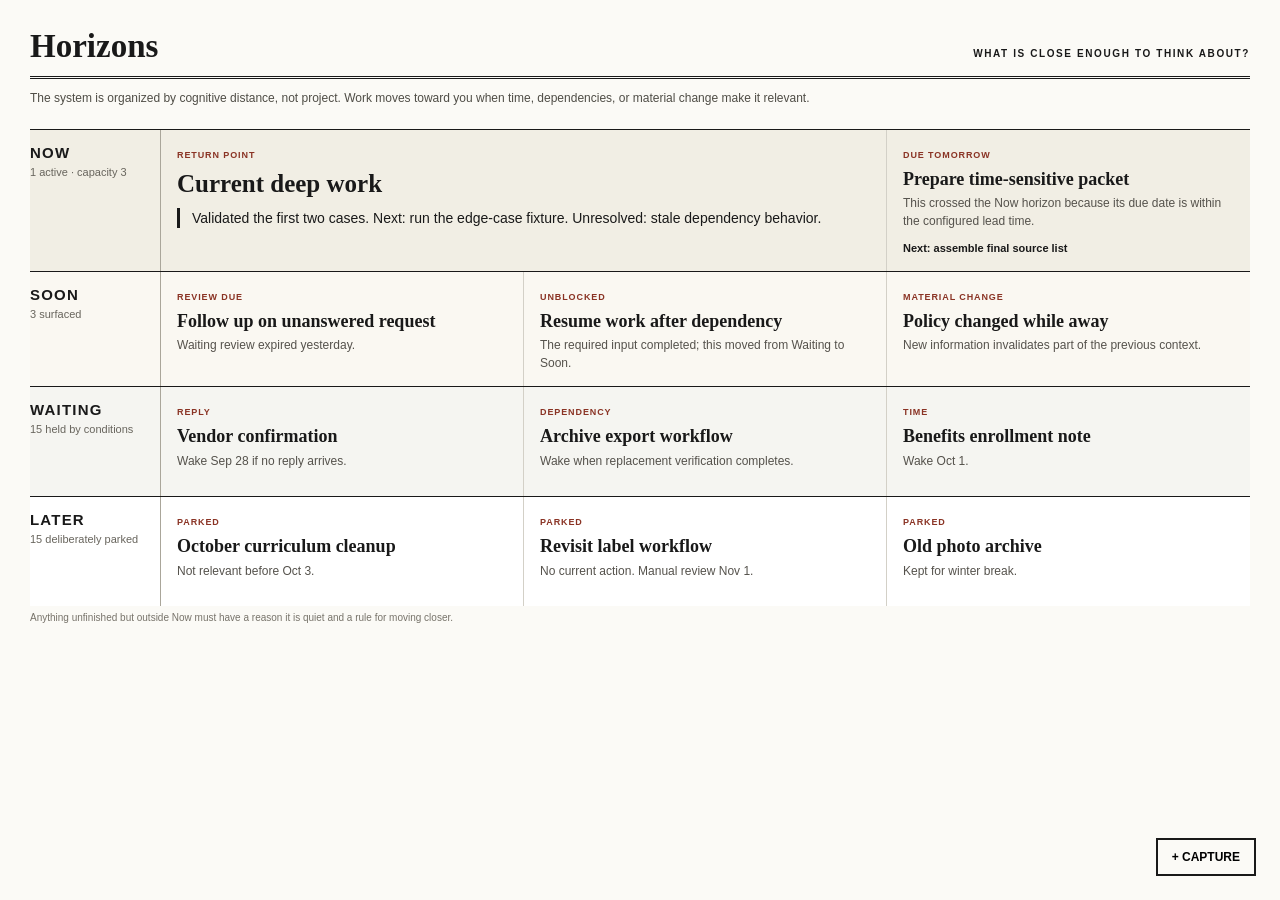
<file: experiments/architecture-search/horizons.html>
<!doctype html><html lang="en"><head><meta charset="utf-8"><meta name="viewport" content="width=device-width,initial-scale=1"><title>Concept B — Horizons</title><style>
:root{font-family:Georgia,'Times New Roman',serif;background:#fbfaf6;color:#191919}*{box-sizing:border-box}body{margin:0}.page{max-width:1320px;margin:auto;padding:28px 30px 60px}.mast{display:flex;justify-content:space-between;align-items:baseline;border-bottom:3px double #191919;padding-bottom:11px}.mast h1{font-size:33px;margin:0}.mast small{font:700 10px/1 Arial;letter-spacing:.16em;text-transform:uppercase}.summary{font:12px/1.4 Arial;margin:11px 0 22px;color:#4f4d46}.horizon{display:grid;grid-template-columns:130px 1fr;border-top:1px solid #191919;min-height:110px}.horizon-label{padding:15px 12px 15px 0}.horizon-label strong{display:block;font:800 15px/1 Arial;letter-spacing:.08em}.horizon-label span{display:block;font:11px/1.3 Arial;color:#68655d;margin-top:5px}.items{display:grid;grid-template-columns:repeat(3,minmax(0,1fr));border-left:1px solid #aaa69a}.item{padding:14px 16px;border-right:1px solid #d3d0c7;min-height:105px}.item:last-child{border-right:0}.item .reason{font:800 9px/1 Arial;text-transform:uppercase;letter-spacing:.1em;color:#8a3324}.item h2{font-size:18px;line-height:1.2;margin:7px 0 5px}.item p{font:12px/1.45 Arial;margin:0;color:#55524c}.item .next{font:700 11px/1.4 Arial;margin-top:11px}.now{background:#f1eee4}.soon{background:#faf8f2}.waiting{background:#f5f5f1}.later{background:#fff}.return{grid-column:span 2}.return h2{font-size:25px}.return blockquote{margin:9px 0 0;padding-left:12px;border-left:3px solid #191919;font:14px/1.45 Arial}.capture{position:fixed;right:24px;bottom:24px;border:2px solid #191919;background:#fbfaf6;padding:10px 14px;font:800 12px Arial}.rule{font:10px/1.4 Arial;color:#77736a;margin-top:5px}@media(max-width:800px){.page{padding:18px 16px 70px}.mast h1{font-size:27px}.summary{margin-bottom:14px}.horizon{display:block}.horizon-label{padding:12px 0 7px;position:sticky;top:0;background:#fbfaf6;z-index:2;border-bottom:1px solid #aaa69a}.items{display:block;border-left:0}.item{border-right:0;border-bottom:1px solid #d3d0c7;min-height:0;padding:12px 4px}.item:nth-child(n+4){display:none}.return{display:block}.return h2{font-size:21px}.capture{right:14px;bottom:14px}}
</style></head><body><main class="page"><header class="mast"><h1>Horizons</h1><small>What is close enough to think about?</small></header><p class="summary">The system is organized by cognitive distance, not project. Work moves toward you when time, dependencies, or material change make it relevant.</p>
<section class="horizon now"><div class="horizon-label"><strong>NOW</strong><span>1 active · capacity 3</span></div><div class="items"><article class="item return"><span class="reason">Return point</span><h2>Current deep work</h2><blockquote>Validated the first two cases. Next: run the edge-case fixture. Unresolved: stale dependency behavior.</blockquote></article><article class="item"><span class="reason">Due tomorrow</span><h2>Prepare time-sensitive packet</h2><p>This crossed the Now horizon because its due date is within the configured lead time.</p><div class="next">Next: assemble final source list</div></article></div></section>
<section class="horizon soon"><div class="horizon-label"><strong>SOON</strong><span>3 surfaced</span></div><div class="items"><article class="item"><span class="reason">Review due</span><h2>Follow up on unanswered request</h2><p>Waiting review expired yesterday.</p></article><article class="item"><span class="reason">Unblocked</span><h2>Resume work after dependency</h2><p>The required input completed; this moved from Waiting to Soon.</p></article><article class="item"><span class="reason">Material change</span><h2>Policy changed while away</h2><p>New information invalidates part of the previous context.</p></article></div></section>
<section class="horizon waiting"><div class="horizon-label"><strong>WAITING</strong><span>15 held by conditions</span></div><div class="items"><article class="item"><span class="reason">Reply</span><h2>Vendor confirmation</h2><p>Wake Sep 28 if no reply arrives.</p></article><article class="item"><span class="reason">Dependency</span><h2>Archive export workflow</h2><p>Wake when replacement verification completes.</p></article><article class="item"><span class="reason">Time</span><h2>Benefits enrollment note</h2><p>Wake Oct 1.</p></article></div></section>
<section class="horizon later"><div class="horizon-label"><strong>LATER</strong><span>15 deliberately parked</span></div><div class="items"><article class="item"><span class="reason">Parked</span><h2>October curriculum cleanup</h2><p>Not relevant before Oct 3.</p></article><article class="item"><span class="reason">Parked</span><h2>Revisit label workflow</h2><p>No current action. Manual review Nov 1.</p></article><article class="item"><span class="reason">Parked</span><h2>Old photo archive</h2><p>Kept for winter break.</p></article></div></section><p class="rule">Anything unfinished but outside Now must have a reason it is quiet and a rule for moving closer.</p></main><button class="capture">+ CAPTURE</button></body></html>
</file>
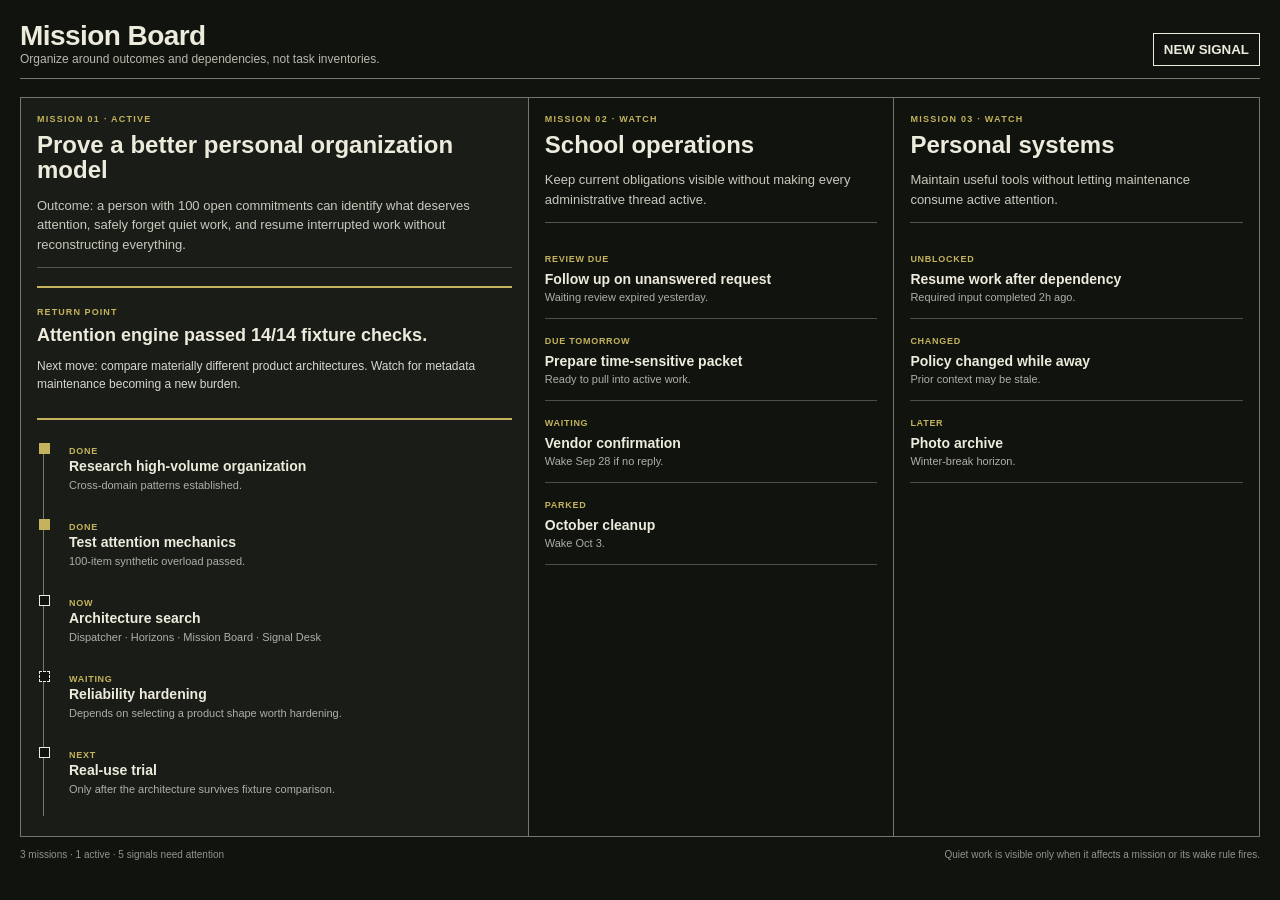
<file: experiments/architecture-search/mission-board.html>
<!doctype html><html lang="en"><head><meta charset="utf-8"><meta name="viewport" content="width=device-width,initial-scale=1"><title>Concept C — Mission Board</title><style>
:root{font-family:Arial,Helvetica,sans-serif;background:#11130f;color:#ecebdc}*{box-sizing:border-box}body{margin:0;background:#11130f}.wrap{min-height:100vh;padding:20px}.top{display:flex;justify-content:space-between;gap:20px;align-items:flex-end;border-bottom:1px solid #74776b;padding-bottom:12px}.top h1{font-size:28px;margin:0;letter-spacing:-.02em}.top p{margin:0;font-size:12px;color:#b8b9ad}.board{display:grid;grid-template-columns:1.25fr .9fr .9fr;gap:0;border-left:1px solid #74776b;border-top:1px solid #74776b;margin-top:18px}.mission{border-right:1px solid #74776b;border-bottom:1px solid #74776b;min-height:560px;padding:16px}.mission.primary{background:#1a1d17}.tag{font-size:9px;font-weight:800;letter-spacing:.14em;color:#c4b35c}.mission h2{font-size:24px;line-height:1.06;margin:8px 0}.mission .outcome{font-size:13px;line-height:1.5;color:#c8c9bd;border-bottom:1px solid #52554c;padding-bottom:13px}.thread{position:relative;margin-top:20px;padding-left:20px}.thread:before{content:"";position:absolute;left:6px;top:4px;bottom:4px;width:1px;background:#74776b}.node{position:relative;padding:0 0 18px 12px}.node:before{content:"";position:absolute;left:-18px;top:3px;width:9px;height:9px;border:1px solid #ecebdc;background:#11130f}.node.done:before{background:#c4b35c;border-color:#c4b35c}.node.wait:before{border-style:dashed}.node strong{font-size:14px;display:block}.node p{font-size:11px;line-height:1.45;margin:4px 0;color:#aeb0a5}.node em{font-style:normal;font-size:9px;font-weight:800;letter-spacing:.08em;color:#c4b35c}.resume{margin-top:18px;border-top:2px solid #c4b35c;border-bottom:2px solid #c4b35c;padding:13px 0}.resume small{font-size:9px;font-weight:800;letter-spacing:.12em;color:#c4b35c}.resume h3{font-size:18px;margin:6px 0}.resume p{font-size:12px;line-height:1.45;color:#d7d8cf}.side-list{margin-top:14px}.side-item{padding:11px 0;border-bottom:1px solid #4c4f47}.side-item span{font-size:9px;font-weight:800;letter-spacing:.08em;color:#c4b35c}.side-item strong{display:block;font-size:14px;margin-top:5px}.side-item p{font-size:11px;color:#aeb0a5;margin:4px 0}.footer{display:flex;justify-content:space-between;padding-top:12px;font-size:10px;color:#92958a}.btn{border:1px solid #ecebdc;background:none;color:#ecebdc;padding:8px 10px;font-weight:800}@media(max-width:820px){.wrap{padding:14px}.board{display:block;border-left:0}.mission{border-left:1px solid #74776b;min-height:0}.mission.primary{order:-1}.mission:not(.primary) .side-item:nth-child(n+4){display:none}.top{align-items:start}.top p{max-width:160px;text-align:right}.mission h2{font-size:22px}}
</style></head><body><div class="wrap"><header class="top"><div><h1>Mission Board</h1><p>Organize around outcomes and dependencies, not task inventories.</p></div><button class="btn">NEW SIGNAL</button></header><main class="board"><section class="mission primary"><div class="tag">MISSION 01 · ACTIVE</div><h2>Prove a better personal organization model</h2><p class="outcome">Outcome: a person with 100 open commitments can identify what deserves attention, safely forget quiet work, and resume interrupted work without reconstructing everything.</p><div class="resume"><small>RETURN POINT</small><h3>Attention engine passed 14/14 fixture checks.</h3><p>Next move: compare materially different product architectures. Watch for metadata maintenance becoming a new burden.</p></div><div class="thread"><div class="node done"><em>DONE</em><strong>Research high-volume organization</strong><p>Cross-domain patterns established.</p></div><div class="node done"><em>DONE</em><strong>Test attention mechanics</strong><p>100-item synthetic overload passed.</p></div><div class="node"><em>NOW</em><strong>Architecture search</strong><p>Dispatcher · Horizons · Mission Board · Signal Desk</p></div><div class="node wait"><em>WAITING</em><strong>Reliability hardening</strong><p>Depends on selecting a product shape worth hardening.</p></div><div class="node"><em>NEXT</em><strong>Real-use trial</strong><p>Only after the architecture survives fixture comparison.</p></div></div></section><section class="mission"><div class="tag">MISSION 02 · WATCH</div><h2>School operations</h2><p class="outcome">Keep current obligations visible without making every administrative thread active.</p><div class="side-list"><div class="side-item"><span>REVIEW DUE</span><strong>Follow up on unanswered request</strong><p>Waiting review expired yesterday.</p></div><div class="side-item"><span>DUE TOMORROW</span><strong>Prepare time-sensitive packet</strong><p>Ready to pull into active work.</p></div><div class="side-item"><span>WAITING</span><strong>Vendor confirmation</strong><p>Wake Sep 28 if no reply.</p></div><div class="side-item"><span>PARKED</span><strong>October cleanup</strong><p>Wake Oct 3.</p></div></div></section><section class="mission"><div class="tag">MISSION 03 · WATCH</div><h2>Personal systems</h2><p class="outcome">Maintain useful tools without letting maintenance consume active attention.</p><div class="side-list"><div class="side-item"><span>UNBLOCKED</span><strong>Resume work after dependency</strong><p>Required input completed 2h ago.</p></div><div class="side-item"><span>CHANGED</span><strong>Policy changed while away</strong><p>Prior context may be stale.</p></div><div class="side-item"><span>LATER</span><strong>Photo archive</strong><p>Winter-break horizon.</p></div></div></section></main><footer class="footer"><span>3 missions · 1 active · 5 signals need attention</span><span>Quiet work is visible only when it affects a mission or its wake rule fires.</span></footer></div></body></html>
</file>
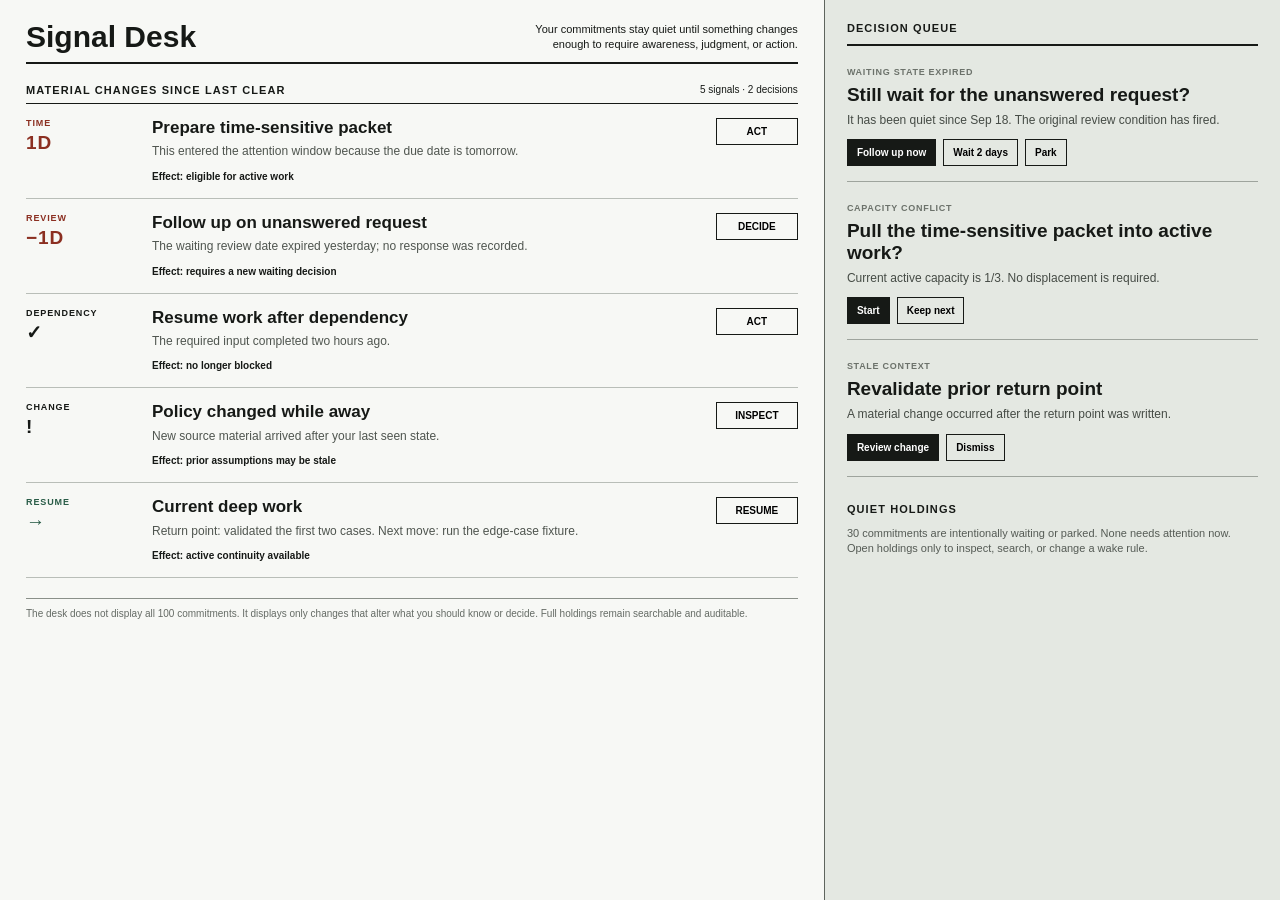
<file: experiments/architecture-search/signal-desk.html>
<!doctype html><html lang="en"><head><meta charset="utf-8"><meta name="viewport" content="width=device-width,initial-scale=1"><title>Concept D — Signal Desk</title><style>
:root{font-family:Arial,Helvetica,sans-serif;background:#eef0ed;color:#161916}*{box-sizing:border-box}body{margin:0}.desk{min-height:100vh;display:grid;grid-template-columns:minmax(0,1.45fr) minmax(340px,.8fr)}.signals{padding:22px 26px 50px;border-right:1px solid #5e645d;background:#f7f8f5}.decisions{padding:22px 22px 50px;background:#e4e8e2}.head{display:flex;justify-content:space-between;align-items:end;border-bottom:2px solid #161916;padding-bottom:10px}.head h1{font-size:30px;line-height:1;margin:0}.head p{font-size:11px;margin:0;max-width:300px;line-height:1.35;text-align:right}.subhead{display:flex;justify-content:space-between;margin-top:20px;padding-bottom:7px;border-bottom:1px solid #161916}.subhead strong{font-size:11px;letter-spacing:.1em;text-transform:uppercase}.subhead span{font-size:10px}.signal{display:grid;grid-template-columns:112px 1fr 82px;gap:14px;padding:14px 0;border-bottom:1px solid #b9beb8;align-items:start}.signal .type{font-size:9px;font-weight:800;letter-spacing:.1em;text-transform:uppercase}.signal .type b{display:block;font-size:19px;line-height:1;margin-top:5px}.signal h2{font-size:17px;line-height:1.2;margin:0}.signal p{font-size:12px;line-height:1.45;margin:5px 0;color:#4f554f}.signal .effect{font-size:10px;font-weight:700}.signal button{background:none;border:1px solid #161916;padding:7px 6px;font-weight:800;font-size:10px}.urgent .type{color:#8b2f21}.resume .type{color:#295c47}.decision-title{font-size:11px;font-weight:800;letter-spacing:.1em;text-transform:uppercase;border-bottom:2px solid #161916;padding-bottom:10px}.decision{padding:15px 0;border-bottom:1px solid #9ea49d}.decision small{font-size:9px;font-weight:800;letter-spacing:.08em;text-transform:uppercase;color:#6c726b}.decision h2{font-size:19px;line-height:1.15;margin:5px 0}.decision p{font-size:12px;line-height:1.45;margin:6px 0;color:#454b45}.decision .next{font-weight:800;color:#161916}.buttons{display:flex;gap:7px;margin-top:10px}.buttons button{border:1px solid #161916;background:transparent;padding:7px 9px;font-size:10px;font-weight:800}.buttons .primary{background:#161916;color:white}.quiet{margin-top:26px}.quiet h3{font-size:11px;letter-spacing:.1em;text-transform:uppercase;margin:0 0 8px}.quiet p{font-size:11px;line-height:1.45;color:#555b55}.audit{font-size:10px;border-top:1px solid #8a9089;padding-top:9px;margin-top:20px;color:#656b65}@media(max-width:850px){.desk{display:block}.signals{border-right:0;padding:16px}.decisions{padding:16px}.head h1{font-size:26px}.head p{display:none}.signal{grid-template-columns:78px 1fr}.signal button{grid-column:2;width:max-content}.signal:nth-of-type(n+6){display:none}.decisions{border-top:3px solid #161916}.decision:nth-of-type(n+4){display:none}}
</style></head><body><main class="desk"><section class="signals"><header class="head"><h1>Signal Desk</h1><p>Your commitments stay quiet until something changes enough to require awareness, judgment, or action.</p></header><div class="subhead"><strong>Material changes since last clear</strong><span>5 signals · 2 decisions</span></div>
<article class="signal urgent"><div class="type">Time<b>1d</b></div><div><h2>Prepare time-sensitive packet</h2><p>This entered the attention window because the due date is tomorrow.</p><span class="effect">Effect: eligible for active work</span></div><button>ACT</button></article>
<article class="signal urgent"><div class="type">Review<b>−1d</b></div><div><h2>Follow up on unanswered request</h2><p>The waiting review date expired yesterday; no response was recorded.</p><span class="effect">Effect: requires a new waiting decision</span></div><button>DECIDE</button></article>
<article class="signal"><div class="type">Dependency<b>✓</b></div><div><h2>Resume work after dependency</h2><p>The required input completed two hours ago.</p><span class="effect">Effect: no longer blocked</span></div><button>ACT</button></article>
<article class="signal"><div class="type">Change<b>!</b></div><div><h2>Policy changed while away</h2><p>New source material arrived after your last seen state.</p><span class="effect">Effect: prior assumptions may be stale</span></div><button>INSPECT</button></article>
<article class="signal resume"><div class="type">Resume<b>→</b></div><div><h2>Current deep work</h2><p>Return point: validated the first two cases. Next move: run the edge-case fixture.</p><span class="effect">Effect: active continuity available</span></div><button>RESUME</button></article>
<div class="audit">The desk does not display all 100 commitments. It displays only changes that alter what you should know or decide. Full holdings remain searchable and auditable.</div></section><aside class="decisions"><div class="decision-title">Decision queue</div><article class="decision"><small>Waiting state expired</small><h2>Still wait for the unanswered request?</h2><p>It has been quiet since Sep 18. The original review condition has fired.</p><div class="buttons"><button class="primary">Follow up now</button><button>Wait 2 days</button><button>Park</button></div></article><article class="decision"><small>Capacity conflict</small><h2>Pull the time-sensitive packet into active work?</h2><p>Current active capacity is 1/3. No displacement is required.</p><div class="buttons"><button class="primary">Start</button><button>Keep next</button></div></article><article class="decision"><small>Stale context</small><h2>Revalidate prior return point</h2><p>A material change occurred after the return point was written.</p><div class="buttons"><button class="primary">Review change</button><button>Dismiss</button></div></article><section class="quiet"><h3>Quiet holdings</h3><p>30 commitments are intentionally waiting or parked. None needs attention now. Open holdings only to inspect, search, or change a wake rule.</p></section></aside></main></body></html>
</file>
<file: experiments/signal-pull-v1/style.css>
:root{font-family:Arial,Helvetica,sans-serif;background:#edf0eb;color:#171a17;--ink:#171a17;--muted:#5b625a;--line:#9aa097;--soft:#e2e6df;--paper:#f8faf6;--accent:#8b3123;--ok:#2e6148}*{box-sizing:border-box}body{margin:0;background:var(--paper);color:var(--ink)}button,input,textarea{font:inherit;color:inherit}.topbar{position:sticky;top:0;z-index:10;display:grid;grid-template-columns:auto 1fr auto;gap:24px;align-items:center;padding:12px 18px;border-bottom:2px solid var(--ink);background:rgba(248,250,246,.97)}.brand{border:0;background:none;padding:0;text-align:left}.brand strong{display:block;font-size:19px;line-height:1}.brand span{display:block;margin-top:3px;font-size:9px;font-weight:800;letter-spacing:.14em}.system-summary{font-size:11px;color:var(--muted)}.nav{display:flex;gap:4px}.nav button,.quiet-summary button,.form-actions button,.focus-actions button,.signal-action,.decision-actions button,.holding-actions button{border:1px solid var(--ink);background:transparent;padding:7px 9px;font-size:11px;font-weight:800}.nav .capture-button,.primary,.focus-actions .primary,.decision-actions .primary{background:var(--ink)!important;color:white}.view{padding:24px 26px 60px}.view-head{display:flex;justify-content:space-between;gap:30px;align-items:end;padding-bottom:14px;border-bottom:1px solid var(--ink)}.view-head.compact{align-items:start}.view-head h1{margin:5px 0 0;font-size:31px;line-height:1.02;letter-spacing:-.025em}.view-head p{max-width:460px;margin:0;font-size:12px;line-height:1.5;color:var(--muted)}.kicker{font-size:9px;font-weight:800;letter-spacing:.13em}.desk-layout{display:grid;grid-template-columns:minmax(0,1.5fr) minmax(310px,.72fr);border-bottom:1px solid var(--line)}.desk-layout>section{padding-right:24px;border-right:1px solid var(--line)}.decision-rail{padding-left:20px;background:var(--soft)}.section-head{display:flex;justify-content:space-between;align-items:baseline;padding:17px 0 8px;border-bottom:2px solid var(--ink)}.section-head h2{margin:0;font-size:11px;letter-spacing:.1em;text-transform:uppercase}.section-head span{font-size:10px}.signal-row{display:grid;grid-template-columns:105px 1fr 76px;gap:14px;align-items:start;padding:14px 0;border-bottom:1px solid #c5cac2}.signal-type{font-size:9px;font-weight:800;letter-spacing:.1em;text-transform:uppercase;color:var(--muted)}.signal-type strong{display:block;margin-top:5px;font-size:20px;line-height:1;color:var(--ink)}.signal-row.attention .signal-type{color:var(--accent)}.signal-row.resume .signal-type{color:var(--ok)}.signal-copy h3{margin:0;font-size:17px;line-height:1.2}.signal-copy p{margin:5px 0;font-size:12px;line-height:1.45;color:#4c524b}.signal-copy small{font-size:10px;font-weight:700}.signal-action{align-self:center}.empty-state{padding:42px 0;font-size:13px;line-height:1.5;color:var(--muted)}.decision{padding:15px 0;border-bottom:1px solid var(--line)}.decision small{font-size:9px;font-weight:800;letter-spacing:.08em;text-transform:uppercase;color:var(--muted)}.decision h3{margin:5px 0;font-size:18px;line-height:1.15}.decision p{font-size:12px;line-height:1.45;color:#444a44}.decision-actions,.holding-actions{display:flex;gap:6px;flex-wrap:wrap}.quiet-summary{padding:24px 0}.quiet-summary h3{font-size:11px;letter-spacing:.1em;text-transform:uppercase}.quiet-summary p{font-size:11px;line-height:1.5;color:var(--muted)}.focus-shell{max-width:1000px;margin:0 auto}.focus-status{display:flex;justify-content:space-between;gap:20px;border-bottom:2px solid var(--ink);padding-bottom:10px}.focus-status span{font-size:10px;font-weight:800;letter-spacing:.1em}.focus-title{font-size:40px;line-height:1.02;margin:28px 0 14px;letter-spacing:-.035em}.focus-reason{font-size:11px;font-weight:800;color:var(--accent)}.return-point{margin:28px 0;border-left:5px solid var(--ink);padding:4px 0 4px 18px;max-width:760px}.return-point label{display:block;font-size:10px;font-weight:800;letter-spacing:.1em;text-transform:uppercase;margin-bottom:5px}.return-point textarea,.return-point input{display:block;width:100%;border:0;border-bottom:1px solid var(--line);background:transparent;padding:7px 0;margin-bottom:12px;font-size:14px}.return-point textarea{resize:vertical}.focus-next{font-size:23px;line-height:1.3;font-weight:800;margin:25px 0}.focus-actions{display:flex;gap:8px;flex-wrap:wrap;margin:20px 0 26px}.focus-meta{display:grid;grid-template-columns:repeat(3,1fr);border-top:1px solid var(--ink);border-bottom:1px solid var(--ink)}.focus-meta div{padding:12px;border-right:1px solid var(--line)}.focus-meta div:last-child{border-right:0}.focus-meta span{display:block;font-size:9px;font-weight:800;letter-spacing:.08em;text-transform:uppercase}.focus-meta p{font-size:12px;margin:5px 0;color:var(--muted)}details{margin-top:24px;border-top:1px solid var(--line);padding-top:12px}details summary{font-size:11px;font-weight:800;cursor:pointer}.search-label{display:block;margin-top:20px;font-size:10px;font-weight:800;letter-spacing:.08em;text-transform:uppercase}.search{width:100%;max-width:680px;margin:7px 0 16px;border:1px solid var(--ink);background:white;padding:10px 12px}.system-warning{border:2px solid var(--accent);padding:10px 12px;margin:0 0 15px;font-size:12px;font-weight:700}.holding-row{display:grid;grid-template-columns:minmax(240px,1.4fr) 120px minmax(220px,1fr) auto;gap:12px;align-items:start;padding:12px 0;border-bottom:1px solid #c7cbc5}.holding-row strong{font-size:14px}.holding-row small{display:block;margin-top:4px;color:var(--muted)}.state-label{font-size:9px;font-weight:800;letter-spacing:.08em}.wake-rule{font-size:11px;line-height:1.4;color:#4d534d}.capture-form{max-width:760px;margin:25px auto}.capture-form label{display:block;margin:0 0 18px;font-size:11px;font-weight:800;letter-spacing:.05em}.capture-form input,.capture-form textarea{display:block;width:100%;margin-top:7px;border:1px solid var(--ink);background:white;padding:10px;font-size:14px;font-weight:400;letter-spacing:0}.form-actions{display:flex;gap:8px}.toast{position:fixed;right:18px;bottom:18px;background:var(--ink);color:white;padding:10px 12px;font-size:12px;max-width:320px}@media(max-width:820px){.topbar{grid-template-columns:1fr auto;gap:8px;padding:10px 12px}.system-summary{grid-column:1/-1;order:3;border-top:1px solid var(--line);padding-top:7px}.nav{gap:2px}.nav button{padding:6px;font-size:10px}.view{padding:18px 14px 50px}.view-head{display:block}.view-head h1{font-size:27px}.view-head p{margin-top:10px}.desk-layout{display:block}.desk-layout>section{padding-right:0;border-right:0}.decision-rail{padding:0 12px 18px;margin:0 -14px}.signal-row{grid-template-columns:72px 1fr;padding:12px 0}.signal-action{grid-column:2;width:max-content}.signal-row:nth-child(n+6){display:none}.focus-title{font-size:30px}.focus-status{display:block}.focus-status span{display:block;margin-bottom:4px}.focus-meta{display:block}.focus-meta div{border-right:0;border-bottom:1px solid var(--line)}.holding-row{grid-template-columns:1fr 80px}.wake-rule,.holding-actions{grid-column:1/-1}.holding-actions{margin-top:3px}.capture-form{margin-top:18px}}

.view h1[tabindex="-1"]:focus{outline:none}

.reliability-content{max-width:980px;margin:22px auto}.reliability-grid{display:grid;grid-template-columns:repeat(2,minmax(0,1fr));border-top:2px solid var(--ink);border-bottom:1px solid var(--ink)}.reliability-item{padding:15px;border-right:1px solid var(--line);border-bottom:1px solid var(--line)}.reliability-item:nth-child(2n){border-right:0}.reliability-item h2{margin:0 0 5px;font-size:11px;text-transform:uppercase;letter-spacing:.09em}.reliability-item strong{font-size:18px}.reliability-item p{font-size:11px;line-height:1.45;color:var(--muted);margin:6px 0 0}.reliability-actions{display:flex;gap:8px;flex-wrap:wrap;margin:20px 0}.reliability-actions button{border:1px solid var(--ink);background:transparent;padding:8px 10px;font-size:11px;font-weight:800}.reliability-actions .primary{background:var(--ink);color:white}.reliability-note{border-top:1px solid var(--line);padding-top:14px;font-size:12px;line-height:1.5;color:var(--muted)}.recovery-shell{max-width:760px;margin:50px auto}.recovery-shell h1{font-size:34px;line-height:1.05;margin:8px 0 14px}.recovery-shell p{font-size:13px;line-height:1.5;color:var(--muted)}.nav button:disabled{opacity:.45;cursor:not-allowed}
@media(max-width:820px){.reliability-grid{display:block}.reliability-item{border-right:0}.recovery-shell{margin-top:22px}.recovery-shell h1{font-size:28px}}

.focus-strip{display:grid;grid-template-columns:120px minmax(0,1fr) auto;gap:14px;align-items:center;padding:12px 0;border-bottom:2px solid var(--ink)}.focus-strip .focus-strip-label{font-size:9px;font-weight:800;letter-spacing:.11em;text-transform:uppercase;color:var(--ok)}.focus-strip strong{font-size:15px}.focus-strip small{display:block;margin-top:3px;color:var(--muted);font-size:10px}.focus-strip button,.quiet-actions button{border:1px solid var(--ink);background:transparent;padding:7px 9px;font-size:11px;font-weight:800}.quiet-actions{display:flex;gap:6px;flex-wrap:wrap}.quiet-summary #inboxSummary{border-top:1px solid var(--line);padding-top:10px}
@media(max-width:820px){.focus-strip{grid-template-columns:1fr auto}.focus-strip .focus-strip-label{grid-column:1/-1}.focus-strip strong{font-size:14px}}

.import-preview{max-width:980px;margin:22px auto 0;border-top:3px solid var(--ink);padding-top:16px}.import-preview h2{margin:5px 0 14px;font-size:22px}.import-preview>p{font-size:12px;line-height:1.5;color:var(--muted)}.import-stats{display:grid;grid-template-columns:repeat(5,minmax(0,1fr));border-top:1px solid var(--ink);border-bottom:1px solid var(--ink)}.import-stats div{padding:12px;border-right:1px solid var(--line)}.import-stats div:last-child{border-right:0}.import-stats strong{display:block;font-size:20px}.import-stats span{display:block;margin-top:3px;font-size:9px;text-transform:uppercase;letter-spacing:.07em;color:var(--muted)}.import-warnings{margin-top:14px;padding:12px;background:var(--soft)}.import-warnings strong{font-size:11px;text-transform:uppercase;letter-spacing:.08em}.import-warnings ul{margin:8px 0 0;padding-left:20px}.import-warnings li{margin:5px 0;font-size:11px;line-height:1.4}
@media(max-width:820px){.import-stats{grid-template-columns:repeat(2,minmax(0,1fr))}.import-stats div{border-bottom:1px solid var(--line)}}
</file>
